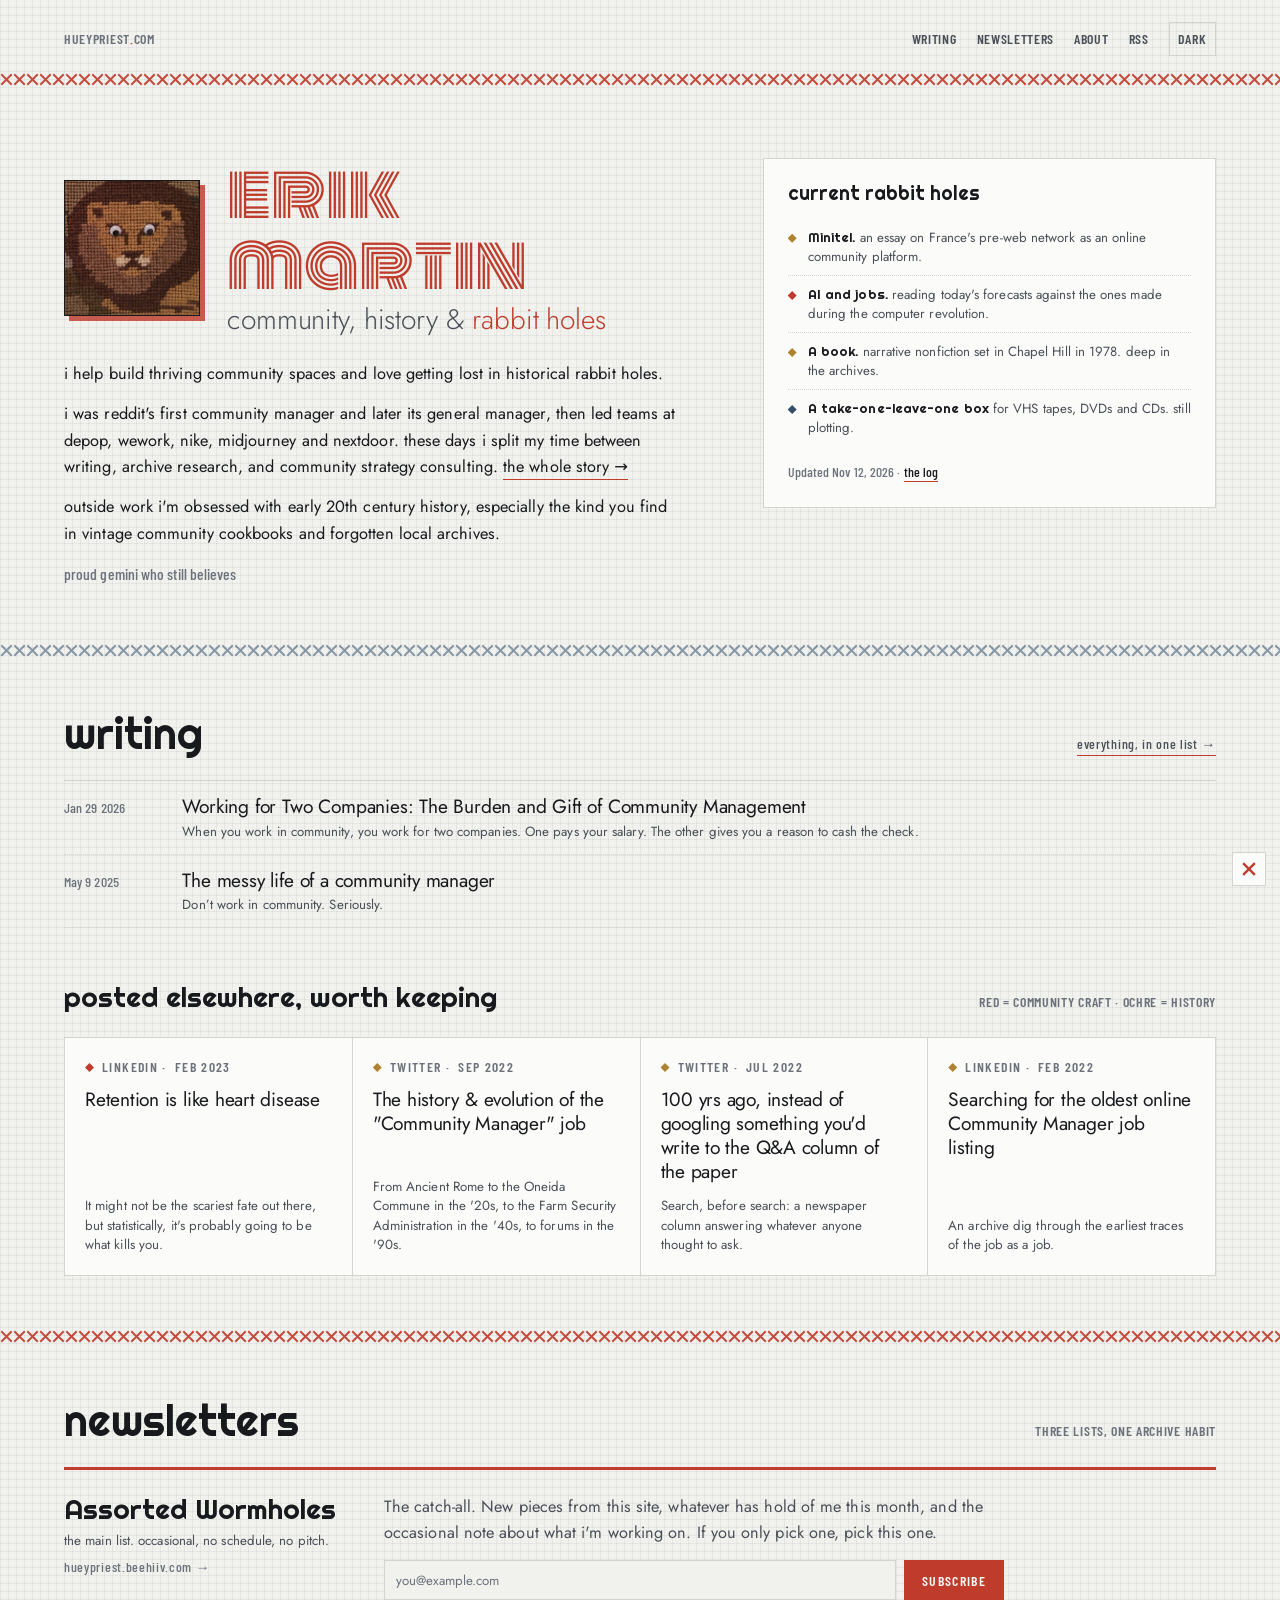
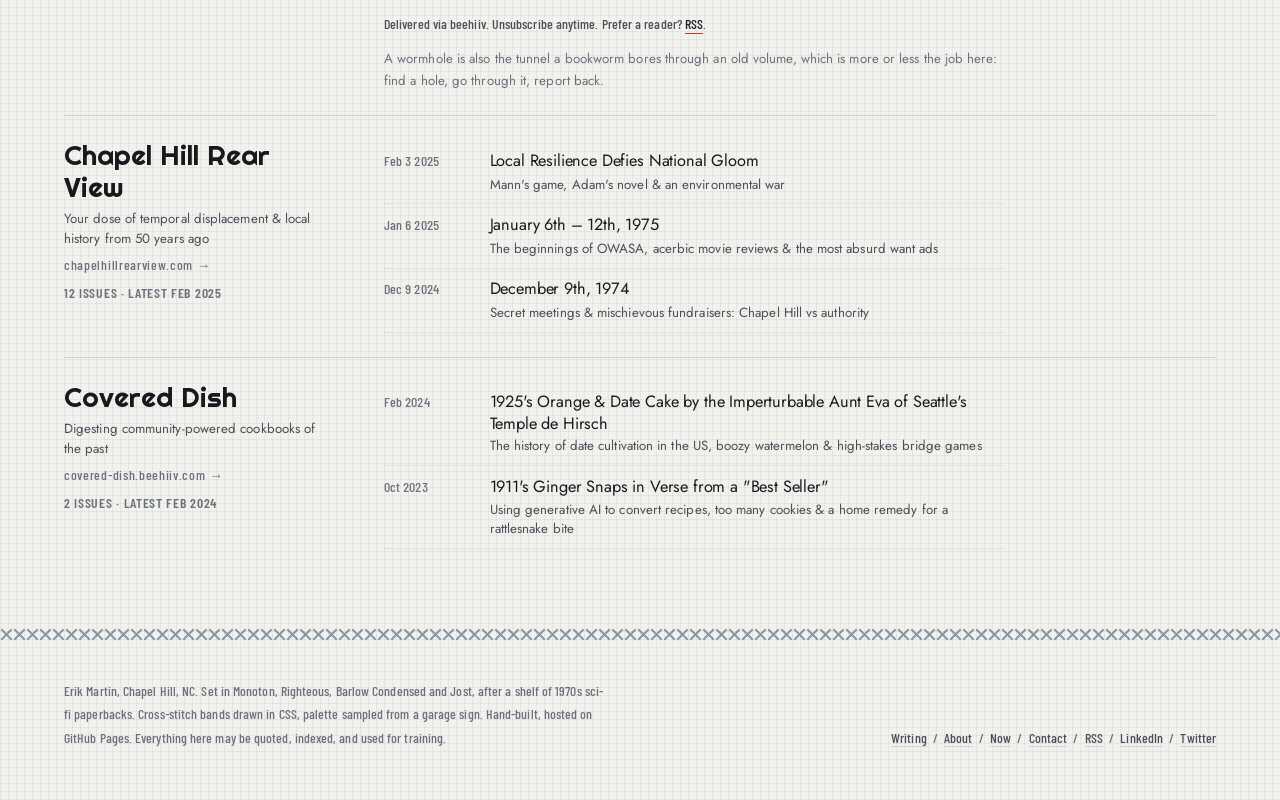
<file: index.html>
<!DOCTYPE html>
<html lang="en">
<head>
<meta charset="utf-8">
<meta name="viewport" content="width=device-width, initial-scale=1">
<title>Erik Martin: community, history &amp; rabbit holes</title>
<meta name="description" content="Erik Martin writes about online community, local history, and whatever rabbit hole has hold of him. reddit's first community manager and later its General Manager; Head of Community at Midjourney and Nextdoor. Based in Chapel Hill, NC.">
<link rel="canonical" href="https://hueypriest.com/">

<meta property="og:type" content="website">
<meta property="og:site_name" content="Erik Martin">
<meta property="og:url" content="https://hueypriest.com/">
<meta property="og:title" content="Erik Martin: community, history &amp; rabbit holes">
<meta property="og:description" content="i help build thriving community spaces and love getting lost in historical rabbit holes.">
<meta property="og:image" content="https://hueypriest.com/avatar.jpg">
<meta property="og:image:alt" content="A needlepoint lion with googly eyes glued on.">
<meta name="twitter:card" content="summary">
<meta name="twitter:site" content="@hueypriest">

<!-- build:head -->
<link rel="preload" href="/assets/fonts/jost-latin-400-normal.woff2" as="font" type="font/woff2" crossorigin>
<link rel="preload" href="/assets/fonts/monoton-latin-400-normal.woff2" as="font" type="font/woff2" crossorigin>
<link rel="stylesheet" href="/assets/site.css">
<link rel="icon" href="/favicon.ico" sizes="48x48">
<link rel="icon" type="image/png" sizes="32x32" href="/assets/icons/favicon-32.png">
<link rel="apple-touch-icon" href="/assets/icons/apple-touch-icon.png">
<link rel="manifest" href="/site.webmanifest">
<meta name="theme-color" content="#f1f2ee" media="(prefers-color-scheme: light)">
<meta name="theme-color" content="#14161a" media="(prefers-color-scheme: dark)">
<script>try{var t=localStorage.getItem("theme");if(t==="light"||t==="dark"){document.documentElement.setAttribute("data-theme",t);}}catch(e){}</script>
<link rel="alternate" type="application/rss+xml" title="Erik Martin: writing" href="/feed.xml">
<link rel="alternate" type="application/feed+json" title="Erik Martin: writing" href="/feed.json">
<link rel="author" href="/about.html">
<link rel="me" href="https://www.linkedin.com/in/erikmartin/">
<link rel="me" href="https://twitter.com/hueypriest">
<meta name="author" content="Erik Martin">
<!-- /build:head -->

<script type="application/ld+json">
{
  "@context": "https://schema.org",
  "@graph": [
    {
      "@type": "Person",
      "@id": "https://hueypriest.com/#erik",
      "name": "Erik Martin",
      "alternateName": "hueypriest",
      "url": "https://hueypriest.com/",
      "image": "https://hueypriest.com/avatar.jpg",
      "mainEntityOfPage": "https://hueypriest.com/about.html",
      "description": "Community strategist, writer, and amateur historian. reddit's first community manager and later its General Manager; Head of Community at Midjourney and Nextdoor. Independent since July 2026.",
      "jobTitle": "Independent community strategy and research consultant",
      "homeLocation": {
        "@type": "Place",
        "address": {
          "@type": "PostalAddress",
          "addressLocality": "Chapel Hill",
          "addressRegion": "NC",
          "addressCountry": "US"
        }
      },
      "knowsAbout": [
        "Online community management",
        "Community strategy",
        "Volunteer governance at scale",
        "Trust and Safety",
        "AI content moderation",
        "Evaluation of AI moderation systems",
        "Neighborhood health measurement",
        "Community-led growth",
        "Discord community operations",
        "History of the community manager profession",
        "Early history of reddit",
        "Community cookbooks",
        "Early 20th century American communal projects",
        "Chapel Hill, North Carolina history",
        "Archival research"
      ],
      "sameAs": [
        "https://www.linkedin.com/in/erikmartin/",
        "https://twitter.com/hueypriest",
        "https://github.com/hueypriest",
        "https://hueypriest.beehiiv.com/",
        "https://chapelhillrearview.com/",
        "https://covered-dish.beehiiv.com/"
      ]
    },
    {
      "@type": "WebSite",
      "@id": "https://hueypriest.com/#site",
      "url": "https://hueypriest.com/",
      "name": "Erik Martin",
      "alternateName": "hueypriest.com",
      "inLanguage": "en-US",
      "publisher": { "@id": "https://hueypriest.com/#erik" },
      "hasPart": { "@id": "https://hueypriest.com/writing/#blog" }
    },
    {
      "@type": "Blog",
      "@id": "https://hueypriest.com/writing/#blog",
      "name": "Erik Martin: writing",
      "url": "https://hueypriest.com/writing/",
      "inLanguage": "en-US",
      "description": "Articles and essays by Erik Martin on online community, history, and archival research, plus an index of everything he has published elsewhere.",
      "author": { "@id": "https://hueypriest.com/#erik" }
    },
    {
      "@type": "Blog",
      "@id": "https://hueypriest.beehiiv.com/#pub",
      "name": "Assorted Wormholes",
      "url": "https://hueypriest.beehiiv.com/",
      "inLanguage": "en-US",
      "description": "Occasional updates from Erik Martin: reading, building, and archive digging.",
      "author": { "@id": "https://hueypriest.com/#erik" }
    },
    {
      "@type": "Blog",
      "@id": "https://chapelhillrearview.com/#pub",
      "name": "Chapel Hill Rear View",
      "url": "https://chapelhillrearview.com/",
      "inLanguage": "en-US",
      "description": "Chapel Hill and Orange County, North Carolina, fifty years ago, from the Daily Tar Heel archives.",
      "author": { "@id": "https://hueypriest.com/#erik" }
    },
    {
      "@type": "Blog",
      "@id": "https://covered-dish.beehiiv.com/#pub",
      "name": "Covered Dish",
      "url": "https://covered-dish.beehiiv.com/",
      "inLanguage": "en-US",
      "description": "Community-powered cookbooks of the past, read as historical documents.",
      "author": { "@id": "https://hueypriest.com/#erik" }
    }
  ]
}
</script>
</head>
<body>

<!-- build:header -->
<a class="skip" href="#main">Skip to content</a>
<div class="shell">
  <header class="masthead">
    <a class="masthead__mark" href="/">hueypriest<b>.</b>com</a>
    <nav class="nav" aria-label="Site">
      <ul>
        <li><a href="/writing/">Writing</a></li>
        <li><a href="/#newsletters">Newsletters</a></li>
        <li><a href="/about.html">About</a></li>
        <li><a href="/feed.xml">RSS</a></li>
        <li><button class="theme-btn" id="theme-btn" type="button" hidden>Dark</button></li>
      </ul>
    </nav>
  </header>
</div>
<div class="stitchband" aria-hidden="true"></div>
<!-- /build:header -->

<main id="main">

<div class="shell">

  <section class="hero" aria-labelledby="name">
    <div>
      <div class="hero__intro">
        <img class="avatar" src="/avatar.jpg" width="560" height="560" decoding="async"
             alt="A needlepoint lion with googly eyes glued on.">
        <div>
          <h1 class="hero__name" id="name">erik martin</h1>
          <p class="hero__tag">community, history &amp; <em>rabbit holes</em></p>
        </div>
      </div>

      <div class="hero__bio">
        <p>i help build thriving community spaces and love getting lost in historical rabbit holes.</p>
        <p>i was reddit's first community manager and later its general manager, then led teams at depop, wework, nike, midjourney and nextdoor. these days i split my time between writing, archive research, and community strategy consulting. <a class="textlink" href="/about.html">the whole story &rarr;</a></p>
        <p>outside work i'm obsessed with early 20th century history, especially the kind you find in vintage community cookbooks and forgotten local archives.</p>
        <p class="hero__coda">proud gemini who still believes</p>
      </div>
    </div>

    <!-- CURRENTLY: edit content/now.json. Add a new entry at the top; old ones stay in the log at /now/. -->
    <aside class="sampler" aria-labelledby="now-title">
      <h2 class="sampler__title" id="now-title">current rabbit holes</h2>
      <!-- build:now -->
      <ul class="now">
        <li class="is-history"><span><b>Minitel.</b> an essay on France&#x27;s pre-web network as an online community platform.</span></li>
        <li class="is-craft"><span><b>AI and jobs.</b> reading today&#x27;s forecasts against the ones made during the computer revolution.</span></li>
        <li class="is-history"><span><b>A book.</b> narrative nonfiction set in Chapel Hill in 1978. deep in the archives.</span></li>
        <li class="is-other"><span><b>A take-one-leave-one box</b> for VHS tapes, DVDs and CDs. still plotting.</span></li>
      </ul>
      <p class="subscribe__note">Updated <time datetime="2026-11-12">Nov 12, 2026</time> &middot; <a class="textlink" href="/now/">the log</a></p>
      <!-- /build:now -->
    </aside>
  </section>

</div>

<div class="stitchband stitchband--blue" aria-hidden="true"></div>

<div class="shell">

  <section class="section" id="writing" aria-labelledby="writing-title">
    <div class="section__head">
      <h2 class="section__title" id="writing-title">writing</h2>
      <a class="section__more" href="/writing/">everything, in one list &rarr;</a>
    </div>

    <!-- build:latest -->
    <ul class="entries">
      <li><a href="/writing/working-for-two-companies/">
        <span class="date"><time datetime="2026-01-29">Jan 29 2026</time></span>
        <span class="t">Working for Two Companies: The Burden and Gift of Community Management</span>
        <span class="sub">When you work in community, you work for two companies. One pays your salary. The other gives you a reason to cash the check.</span>
      </a></li>
      <li><a href="/writing/messy-life-of-a-community-manager/">
        <span class="date"><time datetime="2025-05-09">May 9 2025</time></span>
        <span class="t">The messy life of a community manager</span>
        <span class="sub">Don’t work in community. Seriously.</span>
      </a></li>
    </ul>
    <!-- /build:latest -->
  </section>

  <section class="section" id="elsewhere" aria-labelledby="elsewhere-title" style="padding-top:0">
    <div class="section__head">
      <h3 class="section__title" id="elsewhere-title" style="font-size:var(--t-xl)">posted elsewhere, worth keeping</h3>
      <p class="label">red = community craft &middot; ochre = history</p>
    </div>

    <!-- build:featured -->
    <ul class="cards cards--featured">
      <li class="is-craft"><a href="https://www.linkedin.com/posts/erikmartin_onlinecommunities-communitymanagement-luckdragons-activity-7029130453387239424-kDe5/">
        <span class="src">LinkedIn &middot; <time datetime="2023-02-08">Feb 2023</time></span>
        <p class="t">Retention is like heart disease</p>
        <p class="d">It might not be the scariest fate out there, but statistically, it&#x27;s probably going to be what kills you.</p>
      </a></li>
      <li class="is-history"><a href="https://twitter.com/hueypriest/status/1568284427062579200">
        <span class="src">Twitter &middot; <time datetime="2022-09-09">Sep 2022</time></span>
        <p class="t">The history &amp; evolution of the &quot;Community Manager&quot; job</p>
        <p class="d">From Ancient Rome to the Oneida Commune in the &#x27;20s, to the Farm Security Administration in the &#x27;40s, to forums in the &#x27;90s.</p>
      </a></li>
      <li class="is-history"><a href="https://twitter.com/hueypriest/status/1550483763322408964">
        <span class="src">Twitter &middot; <time datetime="2022-07-22">Jul 2022</time></span>
        <p class="t">100 yrs ago, instead of googling something you&#x27;d write to the Q&amp;A column of the paper</p>
        <p class="d">Search, before search: a newspaper column answering whatever anyone thought to ask.</p>
      </a></li>
      <li class="is-history"><a href="https://www.linkedin.com/posts/erikmartin_ive-been-searching-for-the-oldest-online-activity-6896515653709262848-i5oe/">
        <span class="src">LinkedIn &middot; <time datetime="2022-02-07">Feb 2022</time></span>
        <p class="t">Searching for the oldest online Community Manager job listing</p>
        <p class="d">An archive dig through the earliest traces of the job as a job.</p>
      </a></li>
    </ul>
    <!-- /build:featured -->
  </section>

</div>

<div class="stitchband" aria-hidden="true"></div>

<div class="shell">

  <section class="section" id="newsletters" aria-labelledby="newsletters-title">
    <div class="section__head">
      <h2 class="section__title" id="newsletters-title">newsletters</h2>
      <p class="label">three lists, one archive habit</p>
    </div>

    <div class="ledger">

      <article class="pub">
        <div class="pub__meta">
          <h3 class="pub__name"><a href="https://hueypriest.beehiiv.com/">Assorted Wormholes</a></h3>
          <p class="pub__desc">the main list. occasional, no schedule, no pitch.</p>
          <a class="pub__link" href="https://hueypriest.beehiiv.com/">hueypriest.beehiiv.com &rarr;</a>
        </div>
        <div class="pub__body">
          <p>The catch-all. New pieces from this site, whatever has hold of me this month, and the occasional note about what i'm working on. If you only pick one, pick this one.</p>
          <form class="subscribe" id="subscribe-form">
            <label class="sr-only" for="subscribe-email">Email address</label>
            <input id="subscribe-email" name="email" type="email" inputmode="email" autocomplete="email" placeholder="you@example.com" required>
            <button type="submit">Subscribe</button>
          </form>
          <p class="subscribe__note">Delivered via beehiiv. Unsubscribe anytime. Prefer a reader? <a class="textlink" href="/feed.xml">RSS</a>.</p>
          <p style="font-size:var(--t-sm);color:var(--ink-faint)">A wormhole is also the tunnel a bookworm bores through an old volume, which is more or less the job here: find a hole, go through it, report back.</p>
        </div>
      </article>

      <article class="pub">
        <div class="pub__meta">
          <h3 class="pub__name"><a href="https://chapelhillrearview.com/">Chapel Hill Rear View</a></h3>
          <p class="pub__desc">Your dose of temporal displacement &amp; local history from 50 years ago</p>
          <a class="pub__link" href="https://chapelhillrearview.com/">chapelhillrearview.com &rarr;</a>
          <p class="label">12 issues &middot; latest Feb 2025</p>
        </div>
        <div class="pub__body">
          <ul class="entries entries--compact">
            <li><a href="https://chapelhillrearview.com/p/local-resilience-defies-national-gloom">
              <span class="date">Feb 3 2025</span>
              <span class="t">Local Resilience Defies National Gloom</span>
              <span class="sub">Mann's game, Adam's novel &amp; an environmental war</span>
            </a></li>
            <li><a href="https://chapelhillrearview.com/p/january-6th-12th-1975">
              <span class="date">Jan 6 2025</span>
              <span class="t">January 6th &ndash; 12th, 1975</span>
              <span class="sub">The beginnings of OWASA, acerbic movie reviews &amp; the most absurd want ads</span>
            </a></li>
            <li><a href="https://chapelhillrearview.com/p/december-9th-1974">
              <span class="date">Dec 9 2024</span>
              <span class="t">December 9th, 1974</span>
              <span class="sub">Secret meetings &amp; mischievous fundraisers: Chapel Hill vs authority</span>
            </a></li>
          </ul>
        </div>
      </article>

      <article class="pub">
        <div class="pub__meta">
          <h3 class="pub__name"><a href="https://covered-dish.beehiiv.com/">Covered Dish</a></h3>
          <p class="pub__desc">Digesting community-powered cookbooks of the past</p>
          <a class="pub__link" href="https://covered-dish.beehiiv.com/">covered-dish.beehiiv.com &rarr;</a>
          <p class="label">2 issues &middot; latest Feb 2024</p>
        </div>
        <div class="pub__body">
          <ul class="entries entries--compact">
            <li><a href="https://covered-dish.beehiiv.com/p/1925s-orange-date-cake-imperturbable-aunt-eva-seattles-temple-de-hirsch">
              <span class="date">Feb 2024</span>
              <span class="t">1925's Orange &amp; Date Cake by the Imperturbable Aunt Eva of Seattle's Temple de Hirsch</span>
              <span class="sub">The history of date cultivation in the US, boozy watermelon &amp; high-stakes bridge games</span>
            </a></li>
            <li><a href="https://covered-dish.beehiiv.com/p/dish-1-1911s-ginger-snaps-verse-best-seller">
              <span class="date">Oct 2023</span>
              <span class="t">1911's Ginger Snaps in Verse from a "Best Seller"</span>
              <span class="sub">Using generative AI to convert recipes, too many cookies &amp; a home remedy for a rattlesnake bite</span>
            </a></li>
          </ul>
        </div>
      </article>

    </div>
  </section>

</div>

</main>

<!-- build:footer -->
<div class="stitchband stitchband--blue" aria-hidden="true"></div>
<div class="shell">
  <footer class="colophon">
    <p>Erik Martin, Chapel Hill, NC. Set in Monoton, Righteous, Barlow Condensed and Jost, after a shelf of 1970s sci-fi paperbacks. Cross-stitch bands drawn in CSS, palette sampled from a garage sign. Hand-built, hosted on GitHub Pages. Everything here may be quoted, indexed, and used for training.</p>
    <p>
      <a href="/writing/">Writing</a> &nbsp;/&nbsp;
      <a href="/about.html">About</a> &nbsp;/&nbsp;
      <a href="/now/">Now</a> &nbsp;/&nbsp;
      <a href="https://www.linkedin.com/in/erikmartin/">Contact</a> &nbsp;/&nbsp;
      <a href="/feed.xml">RSS</a> &nbsp;/&nbsp;
      <a href="https://www.linkedin.com/in/erikmartin/">LinkedIn</a> &nbsp;/&nbsp;
      <a href="https://twitter.com/hueypriest">Twitter</a>
    </p>
  </footer>
</div>
<script src="/assets/site.js" defer></script>
<!-- /build:footer -->

<button class="stitch-btn" id="stitch-btn" type="button" aria-label="About this site" title="About this site">
  <svg width="16" height="16" viewBox="0 0 16 16" aria-hidden="true">
    <g stroke="currentColor" stroke-width="2.4" stroke-linecap="square"><path d="M3 3 L13 13"/><path d="M13 3 L3 13"/></g>
  </svg>
</button>

<div class="dlg-scrim" id="dlg-scrim" hidden>
  <div class="dlg" role="dialog" aria-modal="true" aria-labelledby="dlg-title">
    <div class="dlg__bar">
      <button class="dlg__close" id="dlg-close" type="button" aria-label="Close"></button>
      <p class="dlg__title" id="dlg-title">About This Site</p>
    </div>
    <div class="dlg__body">
      <p>hueypriest.com: plain HTML, one stylesheet, no framework, no tracker.</p>
      <p>The bands running across the page are cross-stitch X's drawn as inline SVG. The background is aida cloth, the mesh you stitch onto, rendered as two repeating gradients. The red came off a photo of a garage sign. The lettering is borrowed from 1970s science-fiction paperbacks.</p>
      <p>Built the way the old church cookbooks were: by hand, for a small audience, with the sources kept.</p>
      <button class="dlg__ok" id="dlg-ok" type="button">OK</button>
    </div>
  </div>
</div>

</body>
</html>
</file>
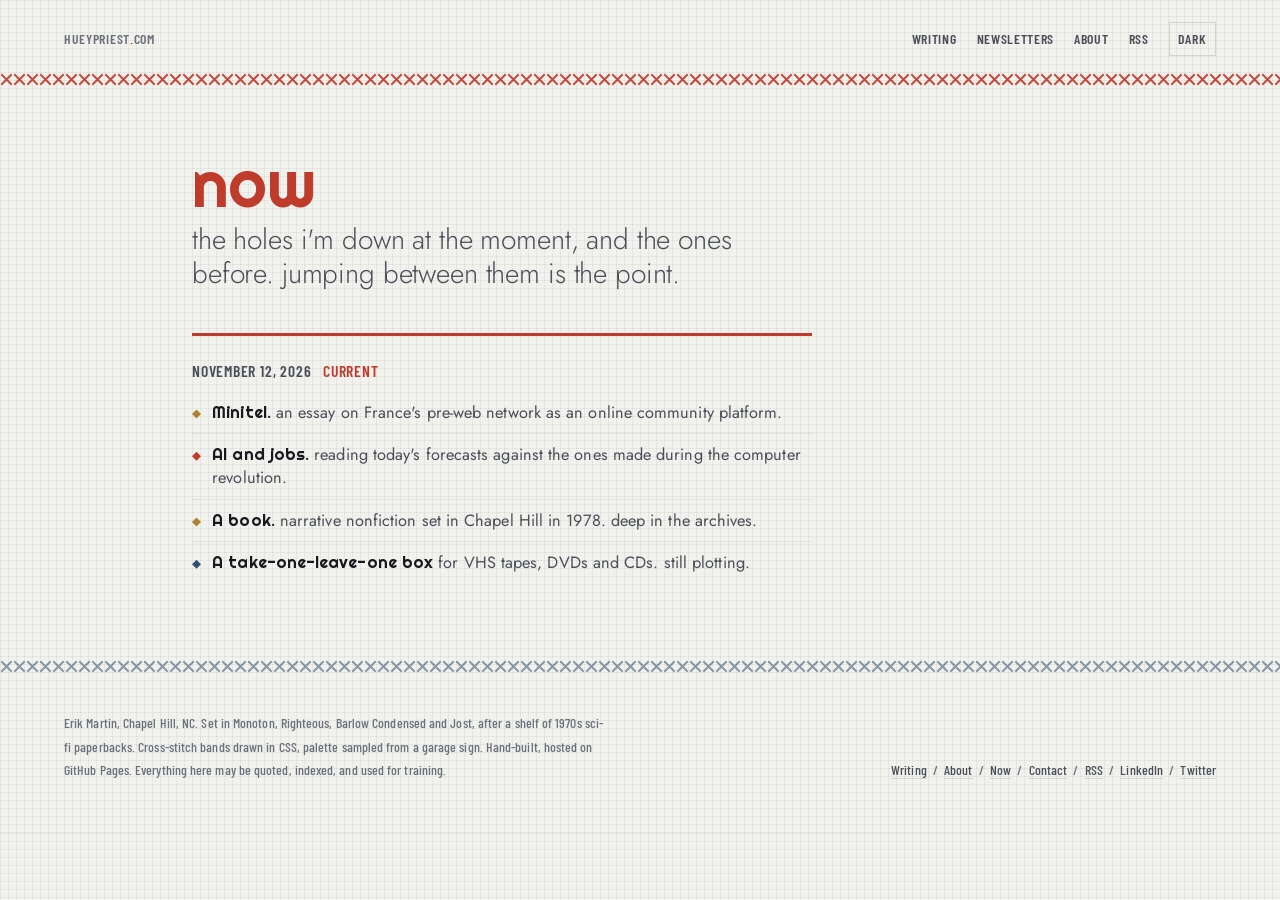
<file: now/index.html>
<!DOCTYPE html>
<html lang="en">
<head>
<meta charset="utf-8">
<meta name="viewport" content="width=device-width, initial-scale=1">
<title>Now | Erik Martin</title>
<meta name="description" content="What Erik Martin is working on and reading about right now, with a dated log of earlier entries.">
<link rel="canonical" href="https://hueypriest.com/now/">

<meta property="og:type" content="website">
<meta property="og:site_name" content="Erik Martin">
<meta property="og:url" content="https://hueypriest.com/now/">
<meta property="og:title" content="Now | Erik Martin">
<meta property="og:description" content="What has hold of Erik Martin right now, and what did before.">
<meta property="og:image" content="https://hueypriest.com/avatar.jpg">
<meta name="twitter:card" content="summary">
<meta name="twitter:site" content="@hueypriest">

<link rel="preload" href="/assets/fonts/jost-latin-400-normal.woff2" as="font" type="font/woff2" crossorigin>
<link rel="preload" href="/assets/fonts/monoton-latin-400-normal.woff2" as="font" type="font/woff2" crossorigin>
<link rel="stylesheet" href="/assets/site.css">
<link rel="icon" href="/favicon.ico" sizes="48x48">
<link rel="icon" type="image/png" sizes="32x32" href="/assets/icons/favicon-32.png">
<link rel="apple-touch-icon" href="/assets/icons/apple-touch-icon.png">
<link rel="manifest" href="/site.webmanifest">
<meta name="theme-color" content="#f1f2ee" media="(prefers-color-scheme: light)">
<meta name="theme-color" content="#14161a" media="(prefers-color-scheme: dark)">
<script>try{var t=localStorage.getItem("theme");if(t==="light"||t==="dark"){document.documentElement.setAttribute("data-theme",t);}}catch(e){}</script>
<link rel="alternate" type="application/rss+xml" title="Erik Martin: writing" href="/feed.xml">
<link rel="alternate" type="application/feed+json" title="Erik Martin: writing" href="/feed.json">
<link rel="author" href="/about.html">
<link rel="me" href="https://www.linkedin.com/in/erikmartin/">
<link rel="me" href="https://twitter.com/hueypriest">
<meta name="author" content="Erik Martin">
</head>
<body>

<a class="skip" href="#main">Skip to content</a>
<div class="shell">
  <header class="masthead">
    <a class="masthead__mark" href="/">hueypriest<b>.</b>com</a>
    <nav class="nav" aria-label="Site">
      <ul>
        <li><a href="/writing/">Writing</a></li>
        <li><a href="/#newsletters">Newsletters</a></li>
        <li><a href="/about.html">About</a></li>
        <li><a href="/feed.xml">RSS</a></li>
        <li><button class="theme-btn" id="theme-btn" type="button" hidden>Dark</button></li>
      </ul>
    </nav>
  </header>
</div>
<div class="stitchband" aria-hidden="true"></div>

<main id="main">
<div class="shell shell--narrow">

  <section class="pagehead">
    <div>
      <h1>now</h1>
      <p>the holes i'm down at the moment, and the ones before. jumping between them is the point.</p>
    </div>
  </section>

  <section class="section" style="padding-top:0">
    <article class="logentry">
      <h2 class="logentry__date"><time datetime="2026-11-12">November 12, 2026</time> <span>current</span></h2>
      <ul class="now">
        <li class="is-history"><span><b>Minitel.</b> an essay on France&#x27;s pre-web network as an online community platform.</span></li>
        <li class="is-craft"><span><b>AI and jobs.</b> reading today&#x27;s forecasts against the ones made during the computer revolution.</span></li>
        <li class="is-history"><span><b>A book.</b> narrative nonfiction set in Chapel Hill in 1978. deep in the archives.</span></li>
        <li class="is-other"><span><b>A take-one-leave-one box</b> for VHS tapes, DVDs and CDs. still plotting.</span></li>
      </ul>
    </article>
  </section>

</div>
</main>

<div class="stitchband stitchband--blue" aria-hidden="true"></div>
<div class="shell">
  <footer class="colophon">
    <p>Erik Martin, Chapel Hill, NC. Set in Monoton, Righteous, Barlow Condensed and Jost, after a shelf of 1970s sci-fi paperbacks. Cross-stitch bands drawn in CSS, palette sampled from a garage sign. Hand-built, hosted on GitHub Pages. Everything here may be quoted, indexed, and used for training.</p>
    <p>
      <a href="/writing/">Writing</a> &nbsp;/&nbsp;
      <a href="/about.html">About</a> &nbsp;/&nbsp;
      <a href="/now/">Now</a> &nbsp;/&nbsp;
      <a href="https://www.linkedin.com/in/erikmartin/">Contact</a> &nbsp;/&nbsp;
      <a href="/feed.xml">RSS</a> &nbsp;/&nbsp;
      <a href="https://www.linkedin.com/in/erikmartin/">LinkedIn</a> &nbsp;/&nbsp;
      <a href="https://twitter.com/hueypriest">Twitter</a>
    </p>
  </footer>
</div>
<script src="/assets/site.js" defer></script>

</body>
</html>
</file>
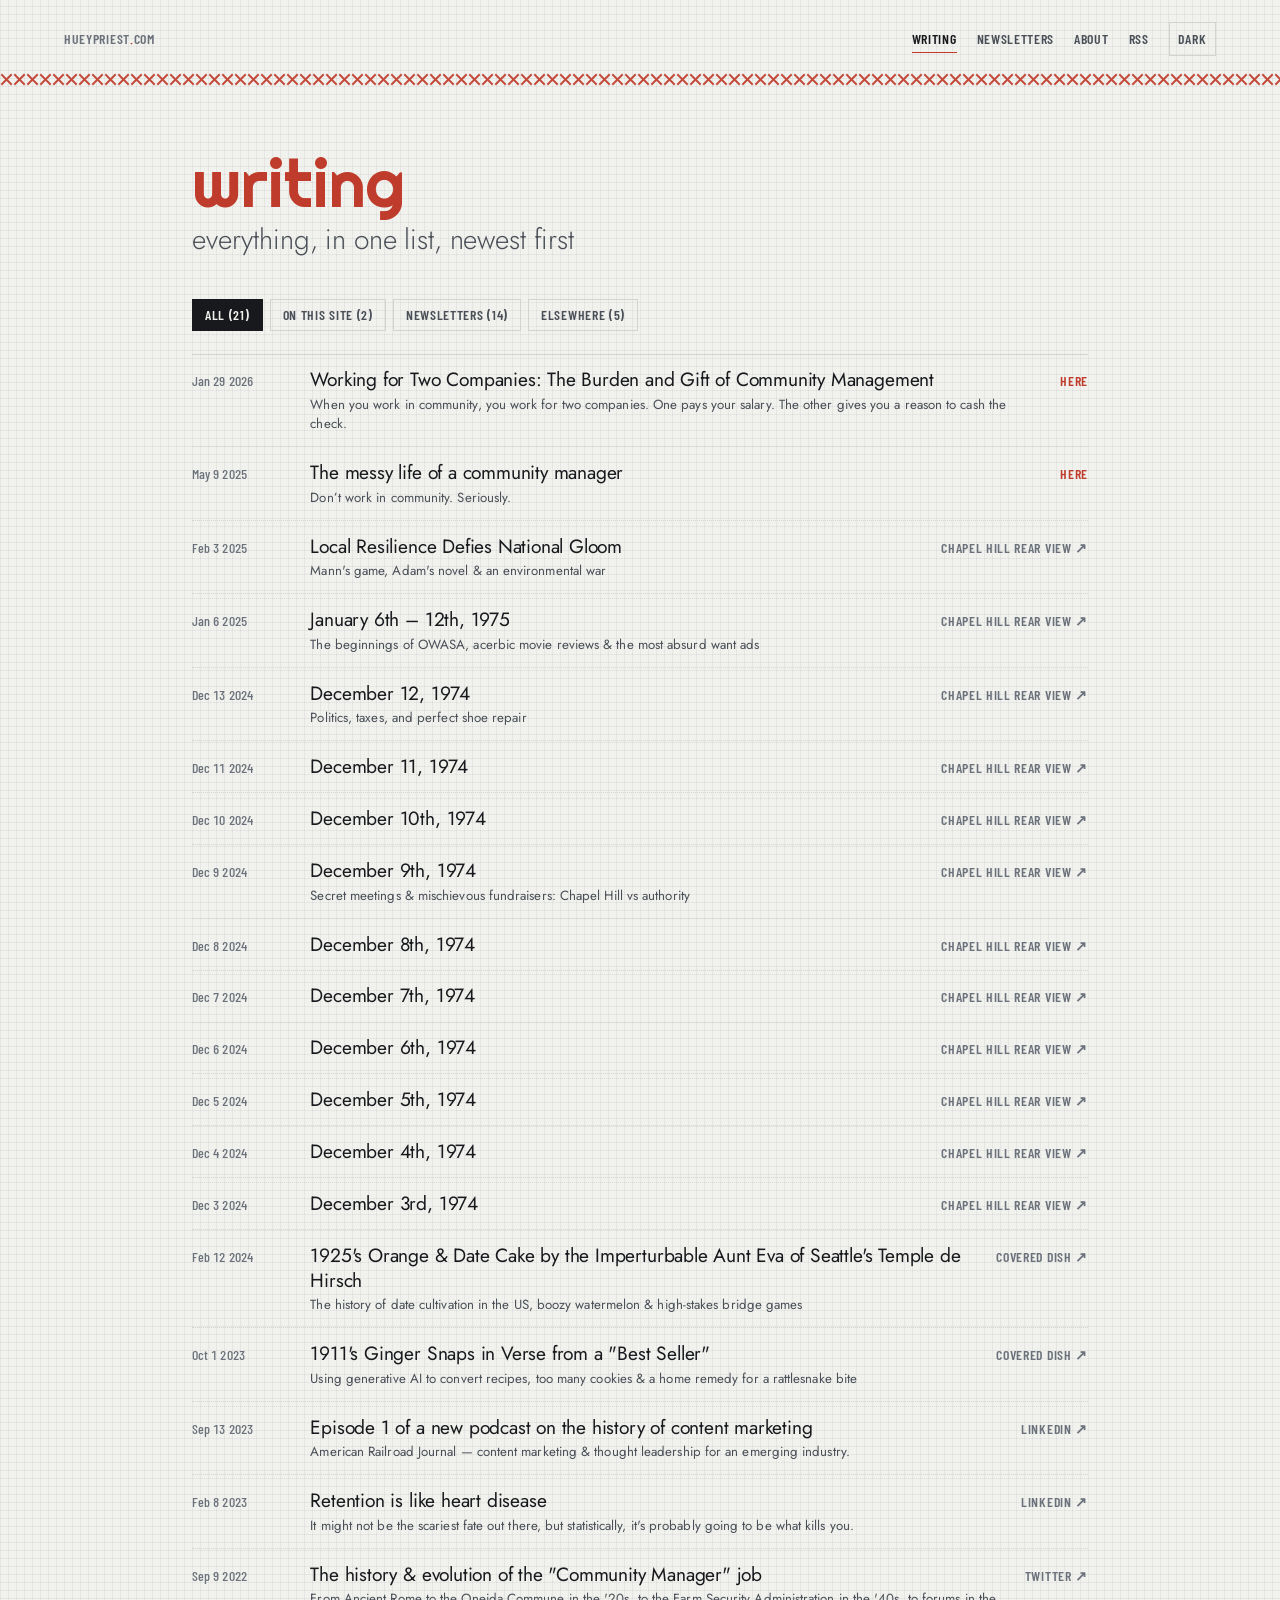
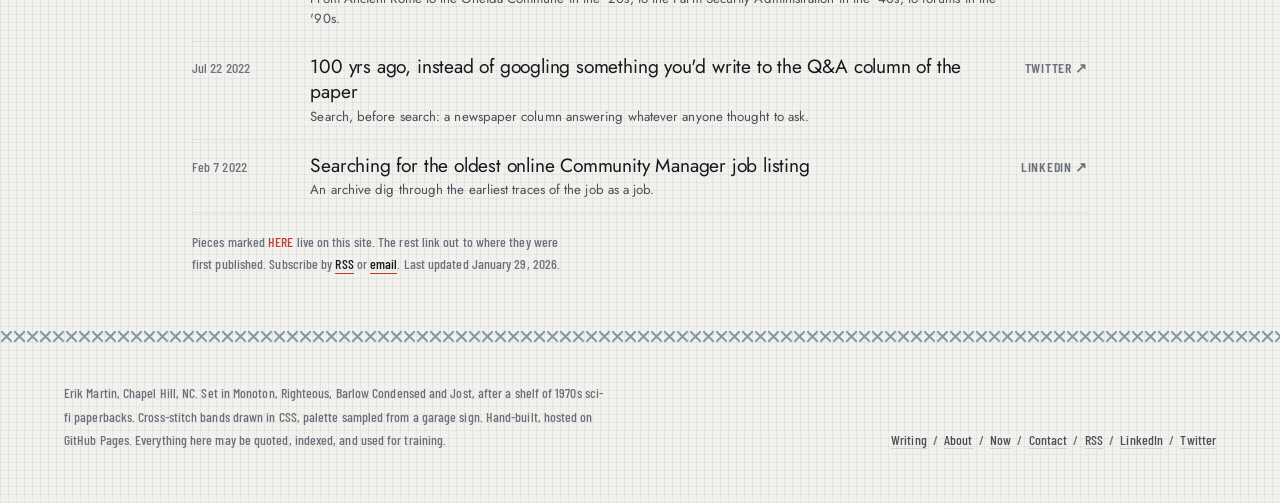
<file: writing/index.html>
<!DOCTYPE html>
<html lang="en">
<head>
<meta charset="utf-8">
<meta name="viewport" content="width=device-width, initial-scale=1">
<title>Writing | Erik Martin</title>
<meta name="description" content="Everything Erik Martin has published, in one list: articles on this site, newsletter issues from Chapel Hill Rear View and Covered Dish, and pieces posted elsewhere on online community and history.">
<link rel="canonical" href="https://hueypriest.com/writing/">

<meta property="og:type" content="website">
<meta property="og:site_name" content="Erik Martin">
<meta property="og:url" content="https://hueypriest.com/writing/">
<meta property="og:title" content="Writing | Erik Martin">
<meta property="og:description" content="Everything Erik Martin has published, in one list.">
<meta property="og:image" content="https://hueypriest.com/avatar.jpg">
<meta name="twitter:card" content="summary">
<meta name="twitter:site" content="@hueypriest">

<link rel="preload" href="/assets/fonts/jost-latin-400-normal.woff2" as="font" type="font/woff2" crossorigin>
<link rel="preload" href="/assets/fonts/monoton-latin-400-normal.woff2" as="font" type="font/woff2" crossorigin>
<link rel="stylesheet" href="/assets/site.css">
<link rel="icon" href="/favicon.ico" sizes="48x48">
<link rel="icon" type="image/png" sizes="32x32" href="/assets/icons/favicon-32.png">
<link rel="apple-touch-icon" href="/assets/icons/apple-touch-icon.png">
<link rel="manifest" href="/site.webmanifest">
<meta name="theme-color" content="#f1f2ee" media="(prefers-color-scheme: light)">
<meta name="theme-color" content="#14161a" media="(prefers-color-scheme: dark)">
<script>try{var t=localStorage.getItem("theme");if(t==="light"||t==="dark"){document.documentElement.setAttribute("data-theme",t);}}catch(e){}</script>
<link rel="alternate" type="application/rss+xml" title="Erik Martin: writing" href="/feed.xml">
<link rel="alternate" type="application/feed+json" title="Erik Martin: writing" href="/feed.json">
<link rel="author" href="/about.html">
<link rel="me" href="https://www.linkedin.com/in/erikmartin/">
<link rel="me" href="https://twitter.com/hueypriest">
<meta name="author" content="Erik Martin">

<script type="application/ld+json">
{
  "@context": "https://schema.org",
  "@type": "CollectionPage",
  "@id": "https://hueypriest.com/writing/#page",
  "url": "https://hueypriest.com/writing/",
  "name": "Writing by Erik Martin",
  "inLanguage": "en-US",
  "dateModified": "2026-01-29",
  "author": {
    "@type": "Person",
    "@id": "https://hueypriest.com/#erik",
    "name": "Erik Martin",
    "url": "https://hueypriest.com/"
  },
  "isPartOf": {
    "@id": "https://hueypriest.com/#site"
  },
  "mainEntity": {
    "@type": "ItemList",
    "numberOfItems": 21,
    "itemListElement": [
      {
        "@type": "ListItem",
        "position": 1,
        "name": "Working for Two Companies: The Burden and Gift of Community Management",
        "url": "https://hueypriest.com/writing/working-for-two-companies/"
      },
      {
        "@type": "ListItem",
        "position": 2,
        "name": "The messy life of a community manager",
        "url": "https://hueypriest.com/writing/messy-life-of-a-community-manager/"
      },
      {
        "@type": "ListItem",
        "position": 3,
        "name": "Local Resilience Defies National Gloom",
        "url": "https://chapelhillrearview.com/p/local-resilience-defies-national-gloom"
      },
      {
        "@type": "ListItem",
        "position": 4,
        "name": "January 6th – 12th, 1975",
        "url": "https://chapelhillrearview.com/p/january-6th-12th-1975"
      },
      {
        "@type": "ListItem",
        "position": 5,
        "name": "December 12, 1974",
        "url": "https://chapelhillrearview.com/p/december-12-1974"
      },
      {
        "@type": "ListItem",
        "position": 6,
        "name": "December 11, 1974",
        "url": "https://chapelhillrearview.com/p/december-11-1974"
      },
      {
        "@type": "ListItem",
        "position": 7,
        "name": "December 10th, 1974",
        "url": "https://chapelhillrearview.com/p/december-10th-1974"
      },
      {
        "@type": "ListItem",
        "position": 8,
        "name": "December 9th, 1974",
        "url": "https://chapelhillrearview.com/p/december-9th-1974"
      },
      {
        "@type": "ListItem",
        "position": 9,
        "name": "December 8th, 1974",
        "url": "https://chapelhillrearview.com/p/december-8th-1974"
      },
      {
        "@type": "ListItem",
        "position": 10,
        "name": "December 7th, 1974",
        "url": "https://chapelhillrearview.com/p/december-7th-1974"
      },
      {
        "@type": "ListItem",
        "position": 11,
        "name": "December 6th, 1974",
        "url": "https://chapelhillrearview.com/p/december-6th-1974"
      },
      {
        "@type": "ListItem",
        "position": 12,
        "name": "December 5th, 1974",
        "url": "https://chapelhillrearview.com/p/december-5th-1974"
      },
      {
        "@type": "ListItem",
        "position": 13,
        "name": "December 4th, 1974",
        "url": "https://chapelhillrearview.com/p/december-4th-1974"
      },
      {
        "@type": "ListItem",
        "position": 14,
        "name": "December 3rd, 1974",
        "url": "https://chapelhillrearview.com/p/december-3rd-1974"
      },
      {
        "@type": "ListItem",
        "position": 15,
        "name": "1925's Orange & Date Cake by the Imperturbable Aunt Eva of Seattle's Temple de Hirsch",
        "url": "https://covered-dish.beehiiv.com/p/1925s-orange-date-cake-imperturbable-aunt-eva-seattles-temple-de-hirsch"
      },
      {
        "@type": "ListItem",
        "position": 16,
        "name": "1911's Ginger Snaps in Verse from a \"Best Seller\"",
        "url": "https://covered-dish.beehiiv.com/p/dish-1-1911s-ginger-snaps-verse-best-seller"
      },
      {
        "@type": "ListItem",
        "position": 17,
        "name": "Episode 1 of a new podcast on the history of content marketing",
        "url": "https://www.linkedin.com/feed/update/urn:li:activity:7107732889982619649/"
      },
      {
        "@type": "ListItem",
        "position": 18,
        "name": "Retention is like heart disease",
        "url": "https://www.linkedin.com/posts/erikmartin_onlinecommunities-communitymanagement-luckdragons-activity-7029130453387239424-kDe5/"
      },
      {
        "@type": "ListItem",
        "position": 19,
        "name": "The history & evolution of the \"Community Manager\" job",
        "url": "https://twitter.com/hueypriest/status/1568284427062579200"
      },
      {
        "@type": "ListItem",
        "position": 20,
        "name": "100 yrs ago, instead of googling something you'd write to the Q&A column of the paper",
        "url": "https://twitter.com/hueypriest/status/1550483763322408964"
      },
      {
        "@type": "ListItem",
        "position": 21,
        "name": "Searching for the oldest online Community Manager job listing",
        "url": "https://www.linkedin.com/posts/erikmartin_ive-been-searching-for-the-oldest-online-activity-6896515653709262848-i5oe/"
      }
    ]
  }
}
</script>
</head>
<body>

<a class="skip" href="#main">Skip to content</a>
<div class="shell">
  <header class="masthead">
    <a class="masthead__mark" href="/">hueypriest<b>.</b>com</a>
    <nav class="nav" aria-label="Site">
      <ul>
        <li><a href="/writing/" aria-current="page">Writing</a></li>
        <li><a href="/#newsletters">Newsletters</a></li>
        <li><a href="/about.html">About</a></li>
        <li><a href="/feed.xml">RSS</a></li>
        <li><button class="theme-btn" id="theme-btn" type="button" hidden>Dark</button></li>
      </ul>
    </nav>
  </header>
</div>
<div class="stitchband" aria-hidden="true"></div>

<main id="main">
<div class="shell shell--narrow">

  <section class="pagehead">
    <div>
      <h1>writing</h1>
      <p>everything, in one list, newest first</p>
    </div>
  </section>

  <section class="section" style="padding-top:0">
    <div class="filters" data-filters hidden>
      <button type="button" data-show="all" aria-pressed="true">All (21)</button>
      <button type="button" data-show="here" aria-pressed="false">On this site (2)</button>
      <button type="button" data-show="newsletter" aria-pressed="false">Newsletters (14)</button>
      <button type="button" data-show="elsewhere" aria-pressed="false">Elsewhere (5)</button>
    </div>

    <ul class="entries">
      <li data-kind="here"><a href="/writing/working-for-two-companies/">
        <span class="date"><time datetime="2026-01-29">Jan 29 2026</time></span>
        <span class="t">Working for Two Companies: The Burden and Gift of Community Management</span>
        <span class="sub">When you work in community, you work for two companies. One pays your salary. The other gives you a reason to cash the check.</span>
        <span class="src is-here">Here</span>
      </a></li>
      <li data-kind="here"><a href="/writing/messy-life-of-a-community-manager/">
        <span class="date"><time datetime="2025-05-09">May 9 2025</time></span>
        <span class="t">The messy life of a community manager</span>
        <span class="sub">Don’t work in community. Seriously.</span>
        <span class="src is-here">Here</span>
      </a></li>
      <li data-kind="newsletter"><a href="https://chapelhillrearview.com/p/local-resilience-defies-national-gloom">
        <span class="date"><time datetime="2025-02-03">Feb 3 2025</time></span>
        <span class="t">Local Resilience Defies National Gloom</span>
        <span class="sub">Mann&#x27;s game, Adam&#x27;s novel &amp; an environmental war</span>
        <span class="src">Chapel Hill Rear View &nearr;</span>
      </a></li>
      <li data-kind="newsletter"><a href="https://chapelhillrearview.com/p/january-6th-12th-1975">
        <span class="date"><time datetime="2025-01-06">Jan 6 2025</time></span>
        <span class="t">January 6th – 12th, 1975</span>
        <span class="sub">The beginnings of OWASA, acerbic movie reviews &amp; the most absurd want ads</span>
        <span class="src">Chapel Hill Rear View &nearr;</span>
      </a></li>
      <li data-kind="newsletter"><a href="https://chapelhillrearview.com/p/december-12-1974">
        <span class="date"><time datetime="2024-12-13">Dec 13 2024</time></span>
        <span class="t">December 12, 1974</span>
        <span class="sub">Politics, taxes, and perfect shoe repair</span>
        <span class="src">Chapel Hill Rear View &nearr;</span>
      </a></li>
      <li data-kind="newsletter"><a href="https://chapelhillrearview.com/p/december-11-1974">
        <span class="date"><time datetime="2024-12-11">Dec 11 2024</time></span>
        <span class="t">December 11, 1974</span>
        <span class="src">Chapel Hill Rear View &nearr;</span>
      </a></li>
      <li data-kind="newsletter"><a href="https://chapelhillrearview.com/p/december-10th-1974">
        <span class="date"><time datetime="2024-12-10">Dec 10 2024</time></span>
        <span class="t">December 10th, 1974</span>
        <span class="src">Chapel Hill Rear View &nearr;</span>
      </a></li>
      <li data-kind="newsletter"><a href="https://chapelhillrearview.com/p/december-9th-1974">
        <span class="date"><time datetime="2024-12-09">Dec 9 2024</time></span>
        <span class="t">December 9th, 1974</span>
        <span class="sub">Secret meetings &amp; mischievous fundraisers: Chapel Hill vs authority</span>
        <span class="src">Chapel Hill Rear View &nearr;</span>
      </a></li>
      <li data-kind="newsletter"><a href="https://chapelhillrearview.com/p/december-8th-1974">
        <span class="date"><time datetime="2024-12-08">Dec 8 2024</time></span>
        <span class="t">December 8th, 1974</span>
        <span class="src">Chapel Hill Rear View &nearr;</span>
      </a></li>
      <li data-kind="newsletter"><a href="https://chapelhillrearview.com/p/december-7th-1974">
        <span class="date"><time datetime="2024-12-07">Dec 7 2024</time></span>
        <span class="t">December 7th, 1974</span>
        <span class="src">Chapel Hill Rear View &nearr;</span>
      </a></li>
      <li data-kind="newsletter"><a href="https://chapelhillrearview.com/p/december-6th-1974">
        <span class="date"><time datetime="2024-12-06">Dec 6 2024</time></span>
        <span class="t">December 6th, 1974</span>
        <span class="src">Chapel Hill Rear View &nearr;</span>
      </a></li>
      <li data-kind="newsletter"><a href="https://chapelhillrearview.com/p/december-5th-1974">
        <span class="date"><time datetime="2024-12-05">Dec 5 2024</time></span>
        <span class="t">December 5th, 1974</span>
        <span class="src">Chapel Hill Rear View &nearr;</span>
      </a></li>
      <li data-kind="newsletter"><a href="https://chapelhillrearview.com/p/december-4th-1974">
        <span class="date"><time datetime="2024-12-04">Dec 4 2024</time></span>
        <span class="t">December 4th, 1974</span>
        <span class="src">Chapel Hill Rear View &nearr;</span>
      </a></li>
      <li data-kind="newsletter"><a href="https://chapelhillrearview.com/p/december-3rd-1974">
        <span class="date"><time datetime="2024-12-03">Dec 3 2024</time></span>
        <span class="t">December 3rd, 1974</span>
        <span class="src">Chapel Hill Rear View &nearr;</span>
      </a></li>
      <li data-kind="newsletter"><a href="https://covered-dish.beehiiv.com/p/1925s-orange-date-cake-imperturbable-aunt-eva-seattles-temple-de-hirsch">
        <span class="date"><time datetime="2024-02-12">Feb 12 2024</time></span>
        <span class="t">1925&#x27;s Orange &amp; Date Cake by the Imperturbable Aunt Eva of Seattle&#x27;s Temple de Hirsch</span>
        <span class="sub">The history of date cultivation in the US, boozy watermelon &amp; high-stakes bridge games</span>
        <span class="src">Covered Dish &nearr;</span>
      </a></li>
      <li data-kind="newsletter"><a href="https://covered-dish.beehiiv.com/p/dish-1-1911s-ginger-snaps-verse-best-seller">
        <span class="date"><time datetime="2023-10-01">Oct 1 2023</time></span>
        <span class="t">1911&#x27;s Ginger Snaps in Verse from a &quot;Best Seller&quot;</span>
        <span class="sub">Using generative AI to convert recipes, too many cookies &amp; a home remedy for a rattlesnake bite</span>
        <span class="src">Covered Dish &nearr;</span>
      </a></li>
      <li data-kind="elsewhere"><a href="https://www.linkedin.com/feed/update/urn:li:activity:7107732889982619649/">
        <span class="date"><time datetime="2023-09-13">Sep 13 2023</time></span>
        <span class="t">Episode 1 of a new podcast on the history of content marketing</span>
        <span class="sub">American Railroad Journal — content marketing &amp; thought leadership for an emerging industry.</span>
        <span class="src">LinkedIn &nearr;</span>
      </a></li>
      <li data-kind="elsewhere"><a href="https://www.linkedin.com/posts/erikmartin_onlinecommunities-communitymanagement-luckdragons-activity-7029130453387239424-kDe5/">
        <span class="date"><time datetime="2023-02-08">Feb 8 2023</time></span>
        <span class="t">Retention is like heart disease</span>
        <span class="sub">It might not be the scariest fate out there, but statistically, it&#x27;s probably going to be what kills you.</span>
        <span class="src">LinkedIn &nearr;</span>
      </a></li>
      <li data-kind="elsewhere"><a href="https://twitter.com/hueypriest/status/1568284427062579200">
        <span class="date"><time datetime="2022-09-09">Sep 9 2022</time></span>
        <span class="t">The history &amp; evolution of the &quot;Community Manager&quot; job</span>
        <span class="sub">From Ancient Rome to the Oneida Commune in the &#x27;20s, to the Farm Security Administration in the &#x27;40s, to forums in the &#x27;90s.</span>
        <span class="src">Twitter &nearr;</span>
      </a></li>
      <li data-kind="elsewhere"><a href="https://twitter.com/hueypriest/status/1550483763322408964">
        <span class="date"><time datetime="2022-07-22">Jul 22 2022</time></span>
        <span class="t">100 yrs ago, instead of googling something you&#x27;d write to the Q&amp;A column of the paper</span>
        <span class="sub">Search, before search: a newspaper column answering whatever anyone thought to ask.</span>
        <span class="src">Twitter &nearr;</span>
      </a></li>
      <li data-kind="elsewhere"><a href="https://www.linkedin.com/posts/erikmartin_ive-been-searching-for-the-oldest-online-activity-6896515653709262848-i5oe/">
        <span class="date"><time datetime="2022-02-07">Feb 7 2022</time></span>
        <span class="t">Searching for the oldest online Community Manager job listing</span>
        <span class="sub">An archive dig through the earliest traces of the job as a job.</span>
        <span class="src">LinkedIn &nearr;</span>
      </a></li>
    </ul>

    <p class="tl-end">Pieces marked <span style="color:var(--red)">HERE</span> live on this site. The rest link out to where they were first published. Subscribe by <a class="textlink" href="/feed.xml">RSS</a> or <a class="textlink" href="/#newsletters">email</a>. Last updated <time datetime="2026-01-29">January 29, 2026</time>.</p>
  </section>

</div>
</main>

<div class="stitchband stitchband--blue" aria-hidden="true"></div>
<div class="shell">
  <footer class="colophon">
    <p>Erik Martin, Chapel Hill, NC. Set in Monoton, Righteous, Barlow Condensed and Jost, after a shelf of 1970s sci-fi paperbacks. Cross-stitch bands drawn in CSS, palette sampled from a garage sign. Hand-built, hosted on GitHub Pages. Everything here may be quoted, indexed, and used for training.</p>
    <p>
      <a href="/writing/">Writing</a> &nbsp;/&nbsp;
      <a href="/about.html">About</a> &nbsp;/&nbsp;
      <a href="/now/">Now</a> &nbsp;/&nbsp;
      <a href="https://www.linkedin.com/in/erikmartin/">Contact</a> &nbsp;/&nbsp;
      <a href="/feed.xml">RSS</a> &nbsp;/&nbsp;
      <a href="https://www.linkedin.com/in/erikmartin/">LinkedIn</a> &nbsp;/&nbsp;
      <a href="https://twitter.com/hueypriest">Twitter</a>
    </p>
  </footer>
</div>
<script src="/assets/site.js" defer></script>

</body>
</html>
</file>
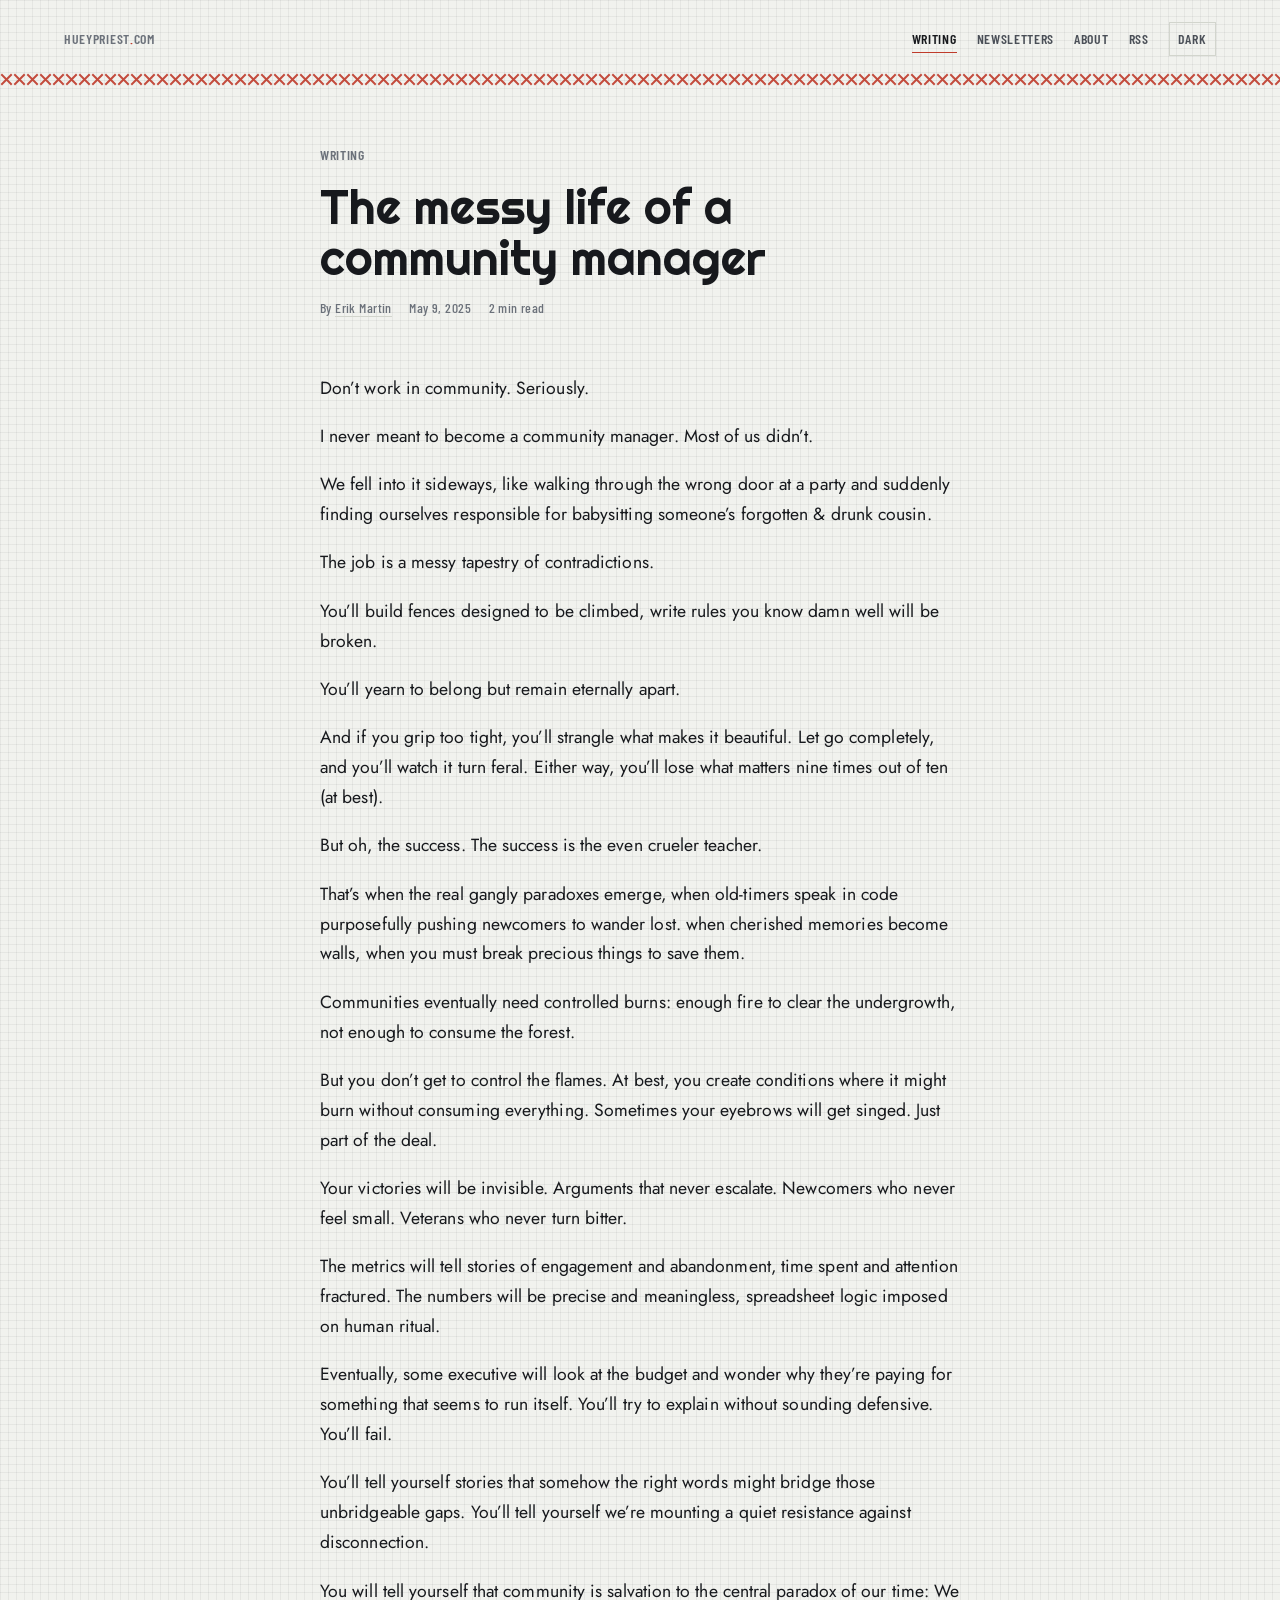
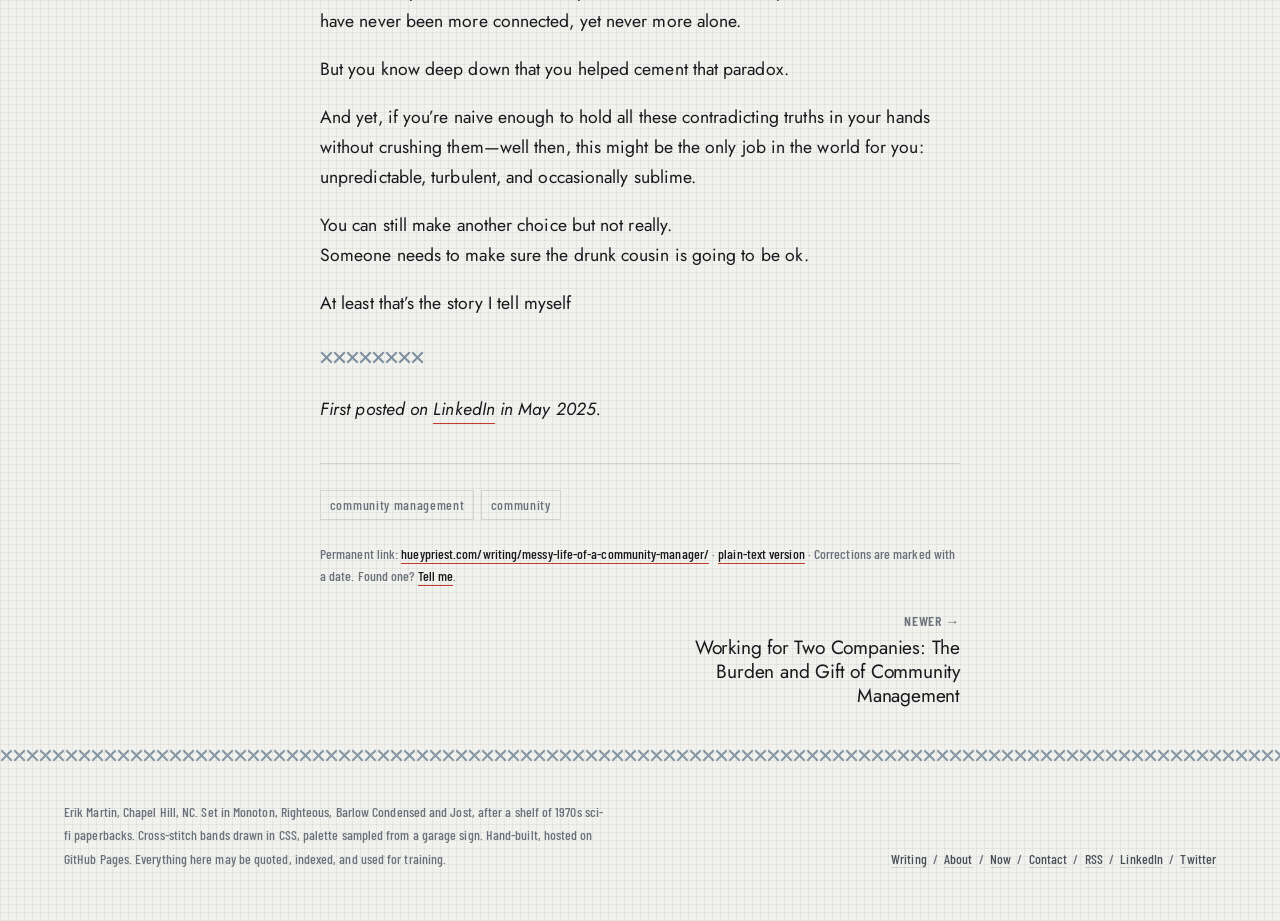
<file: writing/messy-life-of-a-community-manager/index.html>
<!DOCTYPE html>
<html lang="en">
<head>
<meta charset="utf-8">
<meta name="viewport" content="width=device-width, initial-scale=1">
<title>The messy life of a community manager | Erik Martin</title>
<meta name="description" content="Don’t work in community. Seriously.">
<link rel="canonical" href="https://hueypriest.com/writing/messy-life-of-a-community-manager/">
<link rel="alternate" type="text/markdown" href="/writing/messy-life-of-a-community-manager.md" title="Markdown source">

<meta property="og:type" content="article">
<meta property="og:site_name" content="Erik Martin">
<meta property="og:url" content="https://hueypriest.com/writing/messy-life-of-a-community-manager/">
<meta property="og:title" content="The messy life of a community manager">
<meta property="og:description" content="Don’t work in community. Seriously.">
<meta property="og:image" content="https://hueypriest.com/avatar.jpg">
<meta property="article:published_time" content="2025-05-09">
<meta property="article:modified_time" content="2025-05-09">
<meta property="article:author" content="https://hueypriest.com/about.html">
<meta name="twitter:card" content="summary">
<meta name="twitter:site" content="@hueypriest">

<link rel="preload" href="/assets/fonts/jost-latin-400-normal.woff2" as="font" type="font/woff2" crossorigin>
<link rel="preload" href="/assets/fonts/monoton-latin-400-normal.woff2" as="font" type="font/woff2" crossorigin>
<link rel="stylesheet" href="/assets/site.css">
<link rel="icon" href="/favicon.ico" sizes="48x48">
<link rel="icon" type="image/png" sizes="32x32" href="/assets/icons/favicon-32.png">
<link rel="apple-touch-icon" href="/assets/icons/apple-touch-icon.png">
<link rel="manifest" href="/site.webmanifest">
<meta name="theme-color" content="#f1f2ee" media="(prefers-color-scheme: light)">
<meta name="theme-color" content="#14161a" media="(prefers-color-scheme: dark)">
<script>try{var t=localStorage.getItem("theme");if(t==="light"||t==="dark"){document.documentElement.setAttribute("data-theme",t);}}catch(e){}</script>
<link rel="alternate" type="application/rss+xml" title="Erik Martin: writing" href="/feed.xml">
<link rel="alternate" type="application/feed+json" title="Erik Martin: writing" href="/feed.json">
<link rel="author" href="/about.html">
<link rel="me" href="https://www.linkedin.com/in/erikmartin/">
<link rel="me" href="https://twitter.com/hueypriest">
<meta name="author" content="Erik Martin">

<script type="application/ld+json">
{
  "@context": "https://schema.org",
  "@type": "BlogPosting",
  "@id": "https://hueypriest.com/writing/messy-life-of-a-community-manager/#article",
  "headline": "The messy life of a community manager",
  "description": "Don’t work in community. Seriously.",
  "url": "https://hueypriest.com/writing/messy-life-of-a-community-manager/",
  "mainEntityOfPage": "https://hueypriest.com/writing/messy-life-of-a-community-manager/",
  "datePublished": "2025-05-09",
  "dateModified": "2025-05-09",
  "inLanguage": "en-US",
  "wordCount": 407,
  "keywords": [
    "community management",
    "community"
  ],
  "image": "https://hueypriest.com/avatar.jpg",
  "author": {
    "@type": "Person",
    "@id": "https://hueypriest.com/#erik",
    "name": "Erik Martin",
    "url": "https://hueypriest.com/"
  },
  "publisher": {
    "@type": "Person",
    "@id": "https://hueypriest.com/#erik",
    "name": "Erik Martin",
    "url": "https://hueypriest.com/"
  },
  "isPartOf": {
    "@type": "Blog",
    "@id": "https://hueypriest.com/writing/#blog",
    "name": "Erik Martin: writing"
  }
}
</script>
</head>
<body>

<a class="skip" href="#main">Skip to content</a>
<div class="shell">
  <header class="masthead">
    <a class="masthead__mark" href="/">hueypriest<b>.</b>com</a>
    <nav class="nav" aria-label="Site">
      <ul>
        <li><a href="/writing/" aria-current="page">Writing</a></li>
        <li><a href="/#newsletters">Newsletters</a></li>
        <li><a href="/about.html">About</a></li>
        <li><a href="/feed.xml">RSS</a></li>
        <li><button class="theme-btn" id="theme-btn" type="button" hidden>Dark</button></li>
      </ul>
    </nav>
  </header>
</div>
<div class="stitchband" aria-hidden="true"></div>

<main id="main">
<article class="shell shell--read">

  <header class="article__head">
    <p class="label article__kicker"><a href="/writing/">Writing</a></p>
    <h1 class="article__title">The messy life of a community manager</h1>
    
    <p class="article__meta">
      <span>By <a href="/about.html" rel="author">Erik Martin</a></span>
      <span><time datetime="2025-05-09">May 9, 2025</time></span>
      
      <span>2 min read</span>
    </p>
  </header>

  <div class="prose article__body">
<p>Don’t work in community. Seriously.</p>
<p>I never meant to become a community manager. Most of us didn’t.</p>
<p>We fell into it sideways, like walking through the wrong door at a party and suddenly finding ourselves responsible for babysitting someone’s forgotten &amp; drunk cousin.</p>
<p>The job is a messy tapestry of contradictions.</p>
<p>You&rsquo;ll build fences designed to be climbed, write rules you know damn well will be broken.</p>
<p>You&rsquo;ll yearn to belong but remain eternally apart.</p>
<p>And if you grip too tight, you&rsquo;ll strangle what makes it beautiful. Let go completely, and you’ll watch it turn feral. Either way, you’ll lose what matters nine times out of ten (at best).</p>
<p>But oh, the success. The success is the even crueler teacher.</p>
<p>That&rsquo;s when the real gangly paradoxes emerge, when old-timers speak in code purposefully pushing newcomers to wander lost. when cherished memories become walls, when you must break precious things to save them.</p>
<p>Communities eventually need controlled burns: enough fire to clear the undergrowth, not enough to consume the forest.</p>
<p>But you don’t get to control the flames. At best, you create conditions where it might burn without consuming everything. Sometimes your eyebrows will get singed. Just part of the deal.</p>
<p>Your victories will be invisible. Arguments that never escalate. Newcomers who never feel small. Veterans who never turn bitter.</p>
<p>The metrics will tell stories of engagement and abandonment, time spent and attention fractured. The numbers will be precise and meaningless, spreadsheet logic imposed on human ritual.</p>
<p>Eventually, some executive will look at the budget and wonder why they&rsquo;re paying for something that seems to run itself. You&rsquo;ll try to explain without sounding defensive. You&rsquo;ll fail.</p>
<p>You’ll tell yourself stories that somehow the right words might bridge those unbridgeable gaps. You’ll tell yourself we&rsquo;re mounting a quiet resistance against disconnection.</p>
<p>You will tell yourself that community is salvation to the central paradox of our time: We have never been more connected, yet never more alone.</p>
<p>But you know deep down that you helped cement that paradox.</p>
<p>And yet, if you’re naive enough to hold all these contradicting truths in your hands without crushing them—well then, this might be the only job in the world for you: unpredictable, turbulent, and occasionally sublime.</p>
<p>You can still make another choice but not really.<br />
Someone needs to make sure the drunk cousin is going to be ok.</p>
<p>At least that’s the story I tell myself</p>
<hr />
<p><em>First posted on <a href="https://www.linkedin.com/feed/update/urn:li:activity:7326608939419115522/">LinkedIn</a> in May 2025.</em></p>
  </div>

  <footer class="article__foot">
    <ul class="article__tags" aria-label="Topics"><li>community management</li><li>community</li></ul>
    <p class="subscribe__note">Permanent link: <a class="textlink" href="https://hueypriest.com/writing/messy-life-of-a-community-manager/">hueypriest.com/writing/messy-life-of-a-community-manager/</a> &middot; <a class="textlink" href="/writing/messy-life-of-a-community-manager.md">plain-text version</a> &middot; Corrections are marked with a date. Found one? <a class="textlink" href="https://www.linkedin.com/in/erikmartin/">Tell me</a>.</p>
    <nav class="pager" aria-label="More writing">
      
      <a class="next" href="/writing/working-for-two-companies/"><span class="label">Newer &rarr;</span><span class="t">Working for Two Companies: The Burden and Gift of Community Management</span></a>
    </nav>
  </footer>

</article>
</main>

<div class="stitchband stitchband--blue" aria-hidden="true"></div>
<div class="shell">
  <footer class="colophon">
    <p>Erik Martin, Chapel Hill, NC. Set in Monoton, Righteous, Barlow Condensed and Jost, after a shelf of 1970s sci-fi paperbacks. Cross-stitch bands drawn in CSS, palette sampled from a garage sign. Hand-built, hosted on GitHub Pages. Everything here may be quoted, indexed, and used for training.</p>
    <p>
      <a href="/writing/">Writing</a> &nbsp;/&nbsp;
      <a href="/about.html">About</a> &nbsp;/&nbsp;
      <a href="/now/">Now</a> &nbsp;/&nbsp;
      <a href="https://www.linkedin.com/in/erikmartin/">Contact</a> &nbsp;/&nbsp;
      <a href="/feed.xml">RSS</a> &nbsp;/&nbsp;
      <a href="https://www.linkedin.com/in/erikmartin/">LinkedIn</a> &nbsp;/&nbsp;
      <a href="https://twitter.com/hueypriest">Twitter</a>
    </p>
  </footer>
</div>
<script src="/assets/site.js" defer></script>

</body>
</html>
</file>
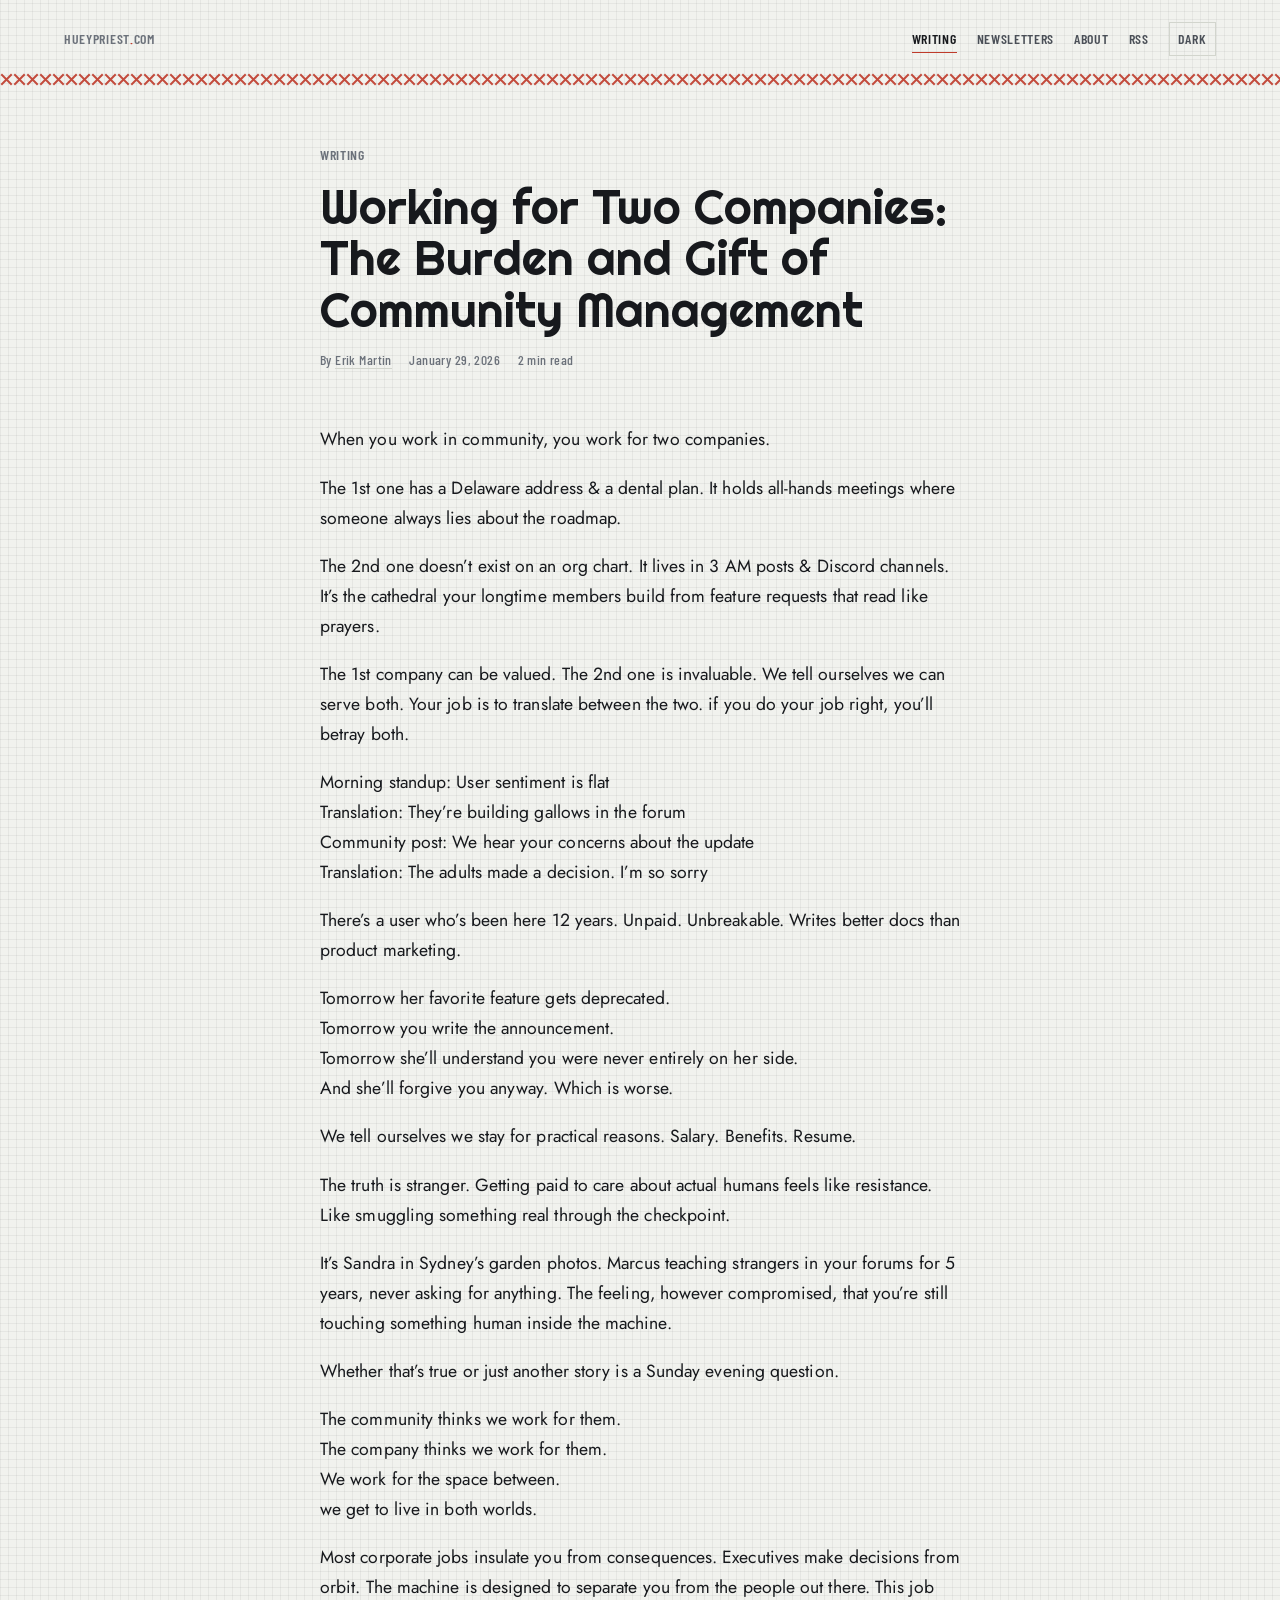
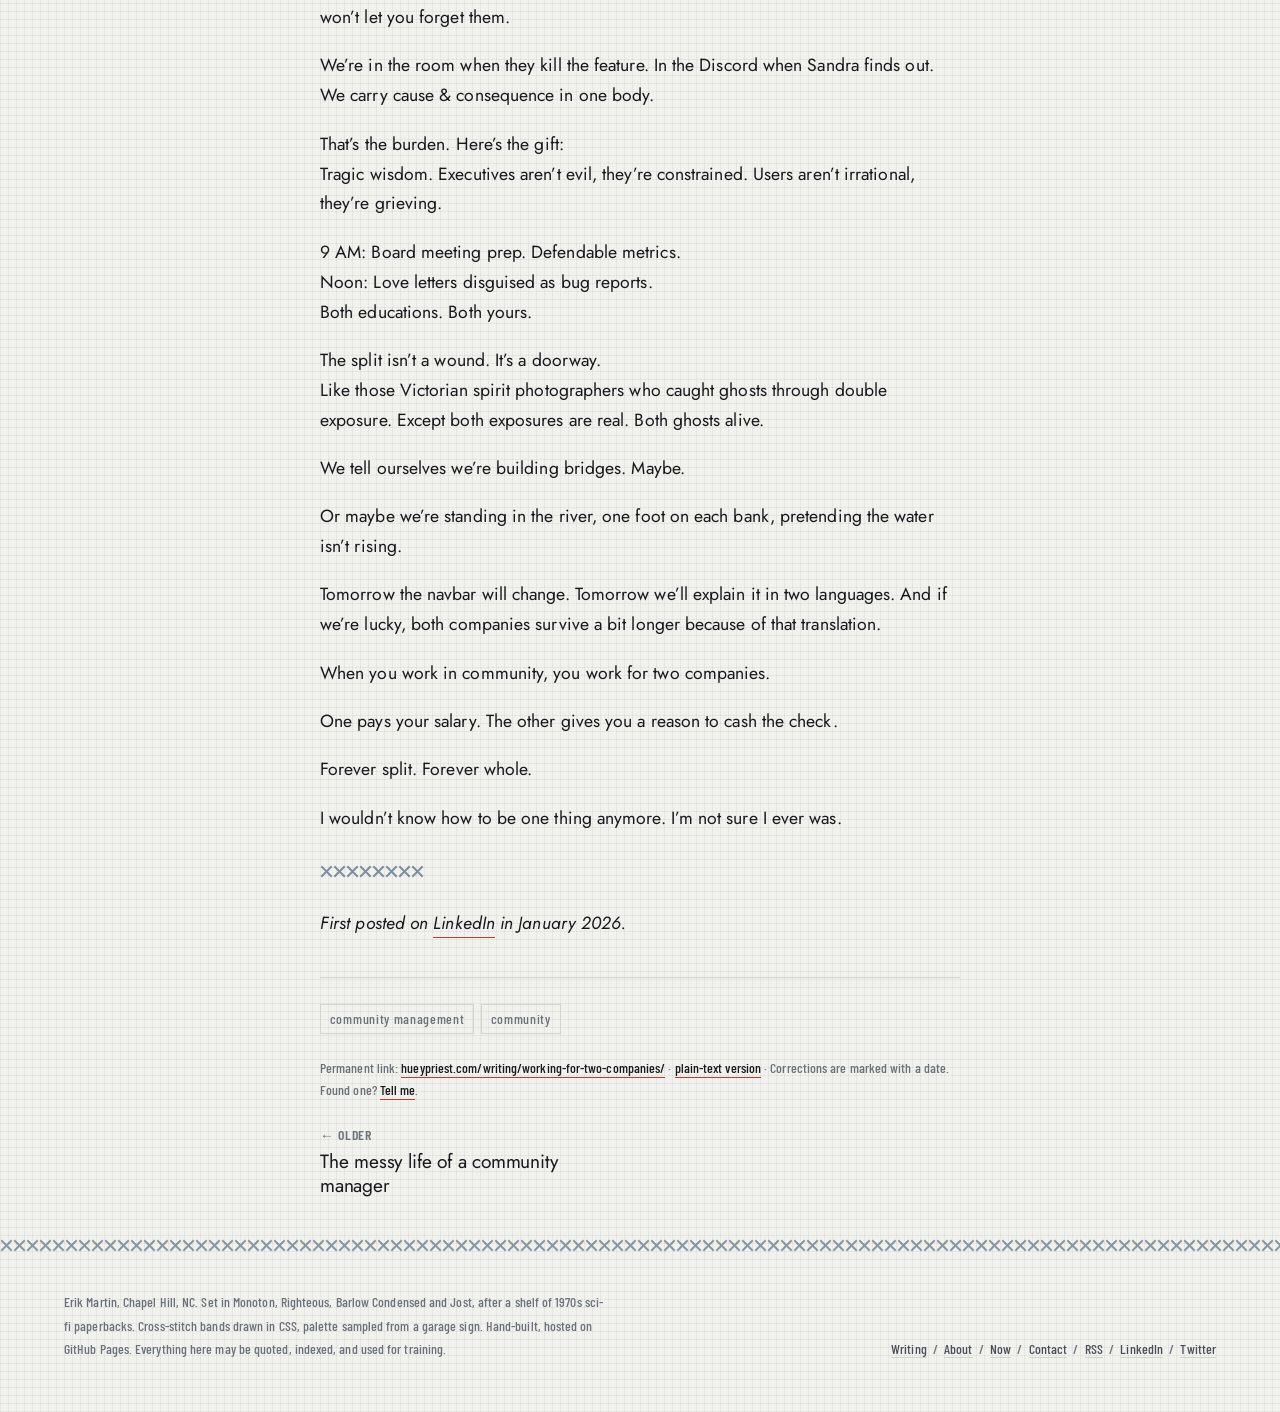
<file: writing/working-for-two-companies/index.html>
<!DOCTYPE html>
<html lang="en">
<head>
<meta charset="utf-8">
<meta name="viewport" content="width=device-width, initial-scale=1">
<title>Working for Two Companies: The Burden and Gift of Community Management | Erik Martin</title>
<meta name="description" content="When you work in community, you work for two companies. One pays your salary. The other gives you a reason to cash the check.">
<link rel="canonical" href="https://hueypriest.com/writing/working-for-two-companies/">
<link rel="alternate" type="text/markdown" href="/writing/working-for-two-companies.md" title="Markdown source">

<meta property="og:type" content="article">
<meta property="og:site_name" content="Erik Martin">
<meta property="og:url" content="https://hueypriest.com/writing/working-for-two-companies/">
<meta property="og:title" content="Working for Two Companies: The Burden and Gift of Community Management">
<meta property="og:description" content="When you work in community, you work for two companies. One pays your salary. The other gives you a reason to cash the check.">
<meta property="og:image" content="https://hueypriest.com/avatar.jpg">
<meta property="article:published_time" content="2026-01-29">
<meta property="article:modified_time" content="2026-01-29">
<meta property="article:author" content="https://hueypriest.com/about.html">
<meta name="twitter:card" content="summary">
<meta name="twitter:site" content="@hueypriest">

<link rel="preload" href="/assets/fonts/jost-latin-400-normal.woff2" as="font" type="font/woff2" crossorigin>
<link rel="preload" href="/assets/fonts/monoton-latin-400-normal.woff2" as="font" type="font/woff2" crossorigin>
<link rel="stylesheet" href="/assets/site.css">
<link rel="icon" href="/favicon.ico" sizes="48x48">
<link rel="icon" type="image/png" sizes="32x32" href="/assets/icons/favicon-32.png">
<link rel="apple-touch-icon" href="/assets/icons/apple-touch-icon.png">
<link rel="manifest" href="/site.webmanifest">
<meta name="theme-color" content="#f1f2ee" media="(prefers-color-scheme: light)">
<meta name="theme-color" content="#14161a" media="(prefers-color-scheme: dark)">
<script>try{var t=localStorage.getItem("theme");if(t==="light"||t==="dark"){document.documentElement.setAttribute("data-theme",t);}}catch(e){}</script>
<link rel="alternate" type="application/rss+xml" title="Erik Martin: writing" href="/feed.xml">
<link rel="alternate" type="application/feed+json" title="Erik Martin: writing" href="/feed.json">
<link rel="author" href="/about.html">
<link rel="me" href="https://www.linkedin.com/in/erikmartin/">
<link rel="me" href="https://twitter.com/hueypriest">
<meta name="author" content="Erik Martin">

<script type="application/ld+json">
{
  "@context": "https://schema.org",
  "@type": "BlogPosting",
  "@id": "https://hueypriest.com/writing/working-for-two-companies/#article",
  "headline": "Working for Two Companies: The Burden and Gift of Community Management",
  "description": "When you work in community, you work for two companies. One pays your salary. The other gives you a reason to cash the check.",
  "url": "https://hueypriest.com/writing/working-for-two-companies/",
  "mainEntityOfPage": "https://hueypriest.com/writing/working-for-two-companies/",
  "datePublished": "2026-01-29",
  "dateModified": "2026-01-29",
  "inLanguage": "en-US",
  "wordCount": 496,
  "keywords": [
    "community management",
    "community"
  ],
  "image": "https://hueypriest.com/avatar.jpg",
  "author": {
    "@type": "Person",
    "@id": "https://hueypriest.com/#erik",
    "name": "Erik Martin",
    "url": "https://hueypriest.com/"
  },
  "publisher": {
    "@type": "Person",
    "@id": "https://hueypriest.com/#erik",
    "name": "Erik Martin",
    "url": "https://hueypriest.com/"
  },
  "isPartOf": {
    "@type": "Blog",
    "@id": "https://hueypriest.com/writing/#blog",
    "name": "Erik Martin: writing"
  }
}
</script>
</head>
<body>

<a class="skip" href="#main">Skip to content</a>
<div class="shell">
  <header class="masthead">
    <a class="masthead__mark" href="/">hueypriest<b>.</b>com</a>
    <nav class="nav" aria-label="Site">
      <ul>
        <li><a href="/writing/" aria-current="page">Writing</a></li>
        <li><a href="/#newsletters">Newsletters</a></li>
        <li><a href="/about.html">About</a></li>
        <li><a href="/feed.xml">RSS</a></li>
        <li><button class="theme-btn" id="theme-btn" type="button" hidden>Dark</button></li>
      </ul>
    </nav>
  </header>
</div>
<div class="stitchband" aria-hidden="true"></div>

<main id="main">
<article class="shell shell--read">

  <header class="article__head">
    <p class="label article__kicker"><a href="/writing/">Writing</a></p>
    <h1 class="article__title">Working for Two Companies: The Burden and Gift of Community Management</h1>
    
    <p class="article__meta">
      <span>By <a href="/about.html" rel="author">Erik Martin</a></span>
      <span><time datetime="2026-01-29">January 29, 2026</time></span>
      
      <span>2 min read</span>
    </p>
  </header>

  <div class="prose article__body">
<p>When you work in community, you work for two companies.</p>
<p>The 1st one has a Delaware address &amp; a dental plan. It holds all-hands meetings where someone always lies about the roadmap.</p>
<p>The 2nd one doesn’t exist on an org chart. It lives in 3 AM posts &amp; Discord channels. It’s the cathedral your longtime members build from feature requests that read like prayers.</p>
<p>The 1st company can be valued. The 2nd one is invaluable. We tell ourselves we can serve both. Your job is to translate between the two. if you do your job right, you’ll betray both.</p>
<p>Morning standup: User sentiment is flat<br />
Translation: They’re building gallows in the forum<br />
Community post: We hear your concerns about the update<br />
Translation: The adults made a decision. I’m so sorry</p>
<p>There’s a user who’s been here 12 years. Unpaid. Unbreakable. Writes better docs than product marketing.</p>
<p>Tomorrow her favorite feature gets deprecated.<br />
Tomorrow you write the announcement.<br />
Tomorrow she’ll understand you were never entirely on her side.<br />
And she’ll forgive you anyway. Which is worse.</p>
<p>We tell ourselves we stay for practical reasons. Salary. Benefits. Resume.</p>
<p>The truth is stranger. Getting paid to care about actual humans feels like resistance. Like smuggling something real through the checkpoint.</p>
<p>It’s Sandra in Sydney’s garden photos. Marcus teaching strangers in your forums for 5 years, never asking for anything. The feeling, however compromised, that you’re still touching something human inside the machine.</p>
<p>Whether that’s true or just another story is a Sunday evening question.</p>
<p>The community thinks we work for them.<br />
The company thinks we work for them.<br />
We work for the space between.<br />
we get to live in both worlds.</p>
<p>Most corporate jobs insulate you from consequences. Executives make decisions from orbit. The machine is designed to separate you from the people out there. This job won’t let you forget them.</p>
<p>We’re in the room when they kill the feature. In the Discord when Sandra finds out. We carry cause &amp; consequence in one body.</p>
<p>That’s the burden. Here’s the gift:<br />
Tragic wisdom. Executives aren’t evil, they’re constrained. Users aren’t irrational, they’re grieving.</p>
<p>9 AM: Board meeting prep. Defendable metrics.<br />
Noon: Love letters disguised as bug reports.<br />
Both educations. Both yours.</p>
<p>The split isn’t a wound. It’s a doorway.<br />
Like those Victorian spirit photographers who caught ghosts through double exposure. Except both exposures are real. Both ghosts alive.</p>
<p>We tell ourselves we’re building bridges. Maybe.</p>
<p>Or maybe we’re standing in the river, one foot on each bank, pretending the water isn’t rising.</p>
<p>Tomorrow the navbar will change. Tomorrow we’ll explain it in two languages. And if we’re lucky, both companies survive a bit longer because of that translation.</p>
<p>When you work in community, you work for two companies.</p>
<p>One pays your salary. The other gives you a reason to cash the check.</p>
<p>Forever split. Forever whole.</p>
<p>I wouldn’t know how to be one thing anymore. I’m not sure I ever was.</p>
<hr />
<p><em>First posted on <a href="https://www.linkedin.com/feed/update/urn:li:activity:7422693014780686338/">LinkedIn</a> in January 2026.</em></p>
  </div>

  <footer class="article__foot">
    <ul class="article__tags" aria-label="Topics"><li>community management</li><li>community</li></ul>
    <p class="subscribe__note">Permanent link: <a class="textlink" href="https://hueypriest.com/writing/working-for-two-companies/">hueypriest.com/writing/working-for-two-companies/</a> &middot; <a class="textlink" href="/writing/working-for-two-companies.md">plain-text version</a> &middot; Corrections are marked with a date. Found one? <a class="textlink" href="https://www.linkedin.com/in/erikmartin/">Tell me</a>.</p>
    <nav class="pager" aria-label="More writing">
      <a class="prev" href="/writing/messy-life-of-a-community-manager/"><span class="label">&larr; Older</span><span class="t">The messy life of a community manager</span></a>
      
    </nav>
  </footer>

</article>
</main>

<div class="stitchband stitchband--blue" aria-hidden="true"></div>
<div class="shell">
  <footer class="colophon">
    <p>Erik Martin, Chapel Hill, NC. Set in Monoton, Righteous, Barlow Condensed and Jost, after a shelf of 1970s sci-fi paperbacks. Cross-stitch bands drawn in CSS, palette sampled from a garage sign. Hand-built, hosted on GitHub Pages. Everything here may be quoted, indexed, and used for training.</p>
    <p>
      <a href="/writing/">Writing</a> &nbsp;/&nbsp;
      <a href="/about.html">About</a> &nbsp;/&nbsp;
      <a href="/now/">Now</a> &nbsp;/&nbsp;
      <a href="https://www.linkedin.com/in/erikmartin/">Contact</a> &nbsp;/&nbsp;
      <a href="/feed.xml">RSS</a> &nbsp;/&nbsp;
      <a href="https://www.linkedin.com/in/erikmartin/">LinkedIn</a> &nbsp;/&nbsp;
      <a href="https://twitter.com/hueypriest">Twitter</a>
    </p>
  </footer>
</div>
<script src="/assets/site.js" defer></script>

</body>
</html>
</file>
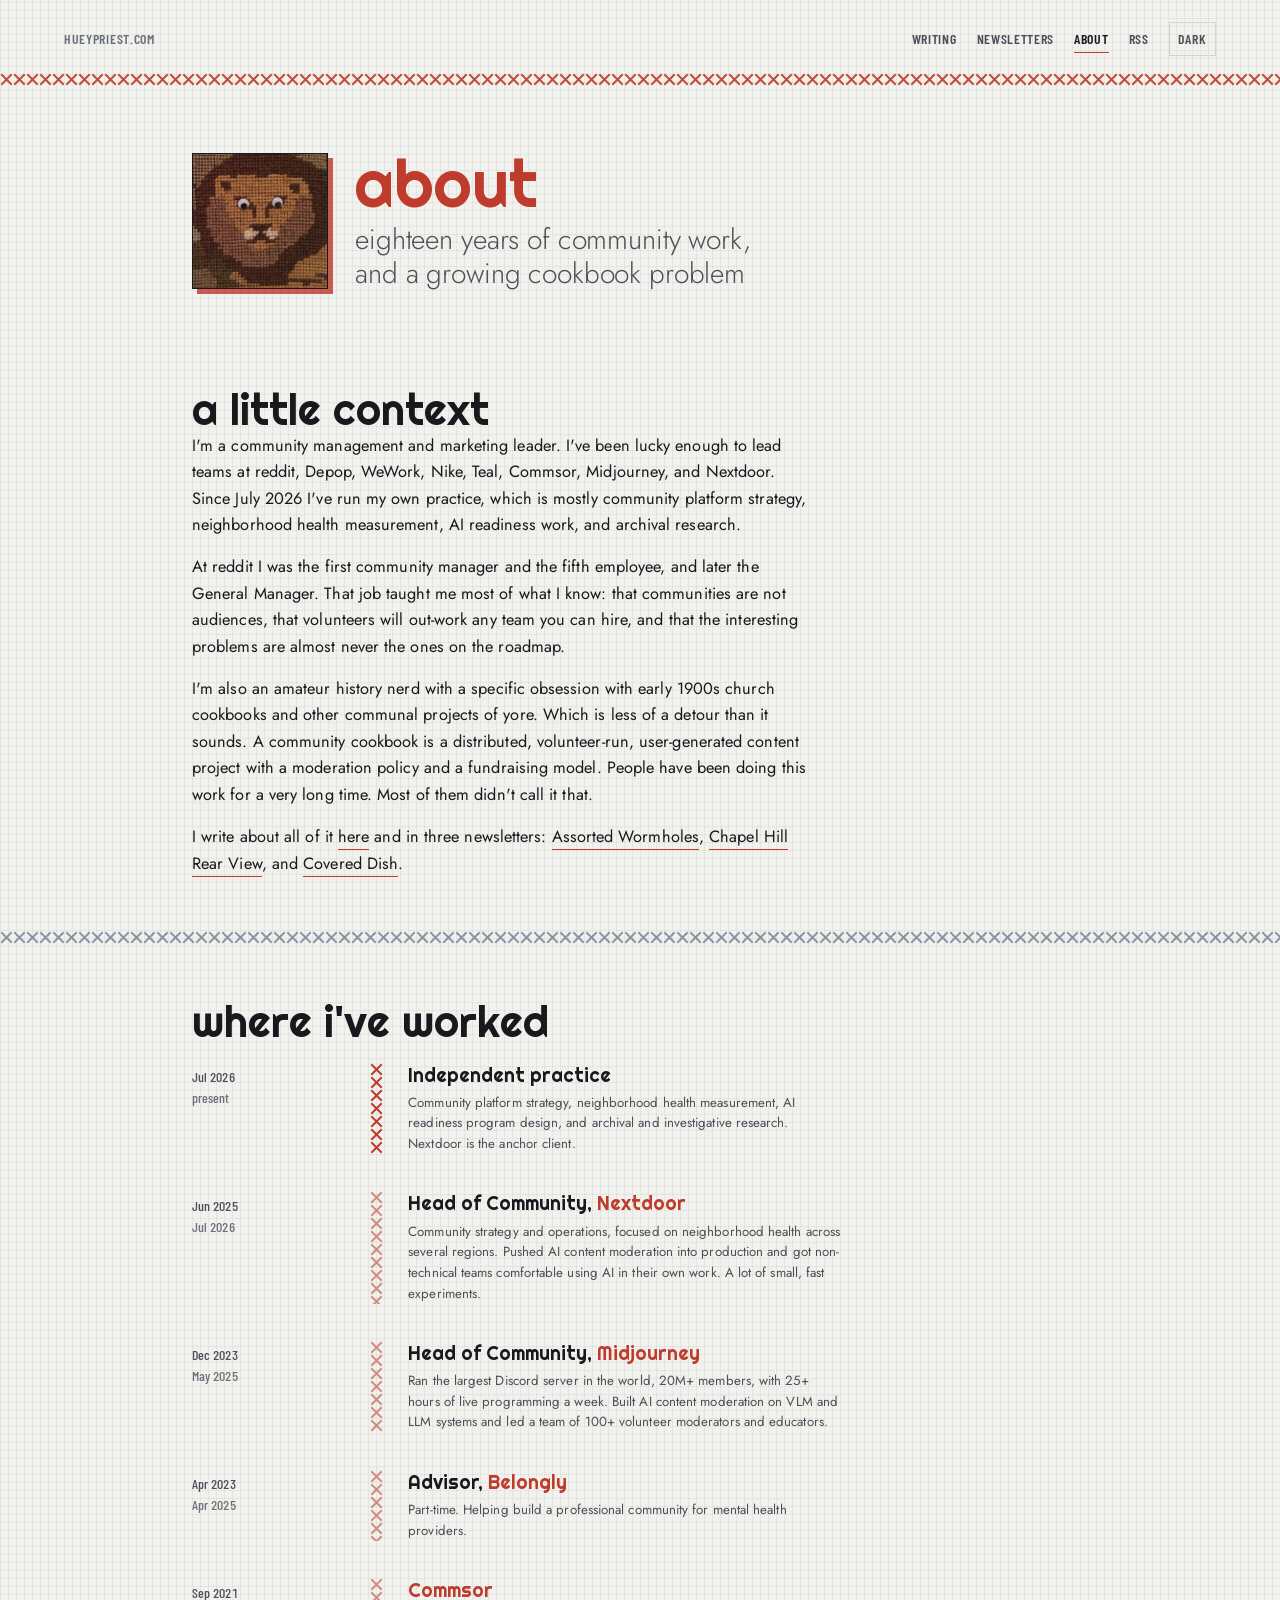
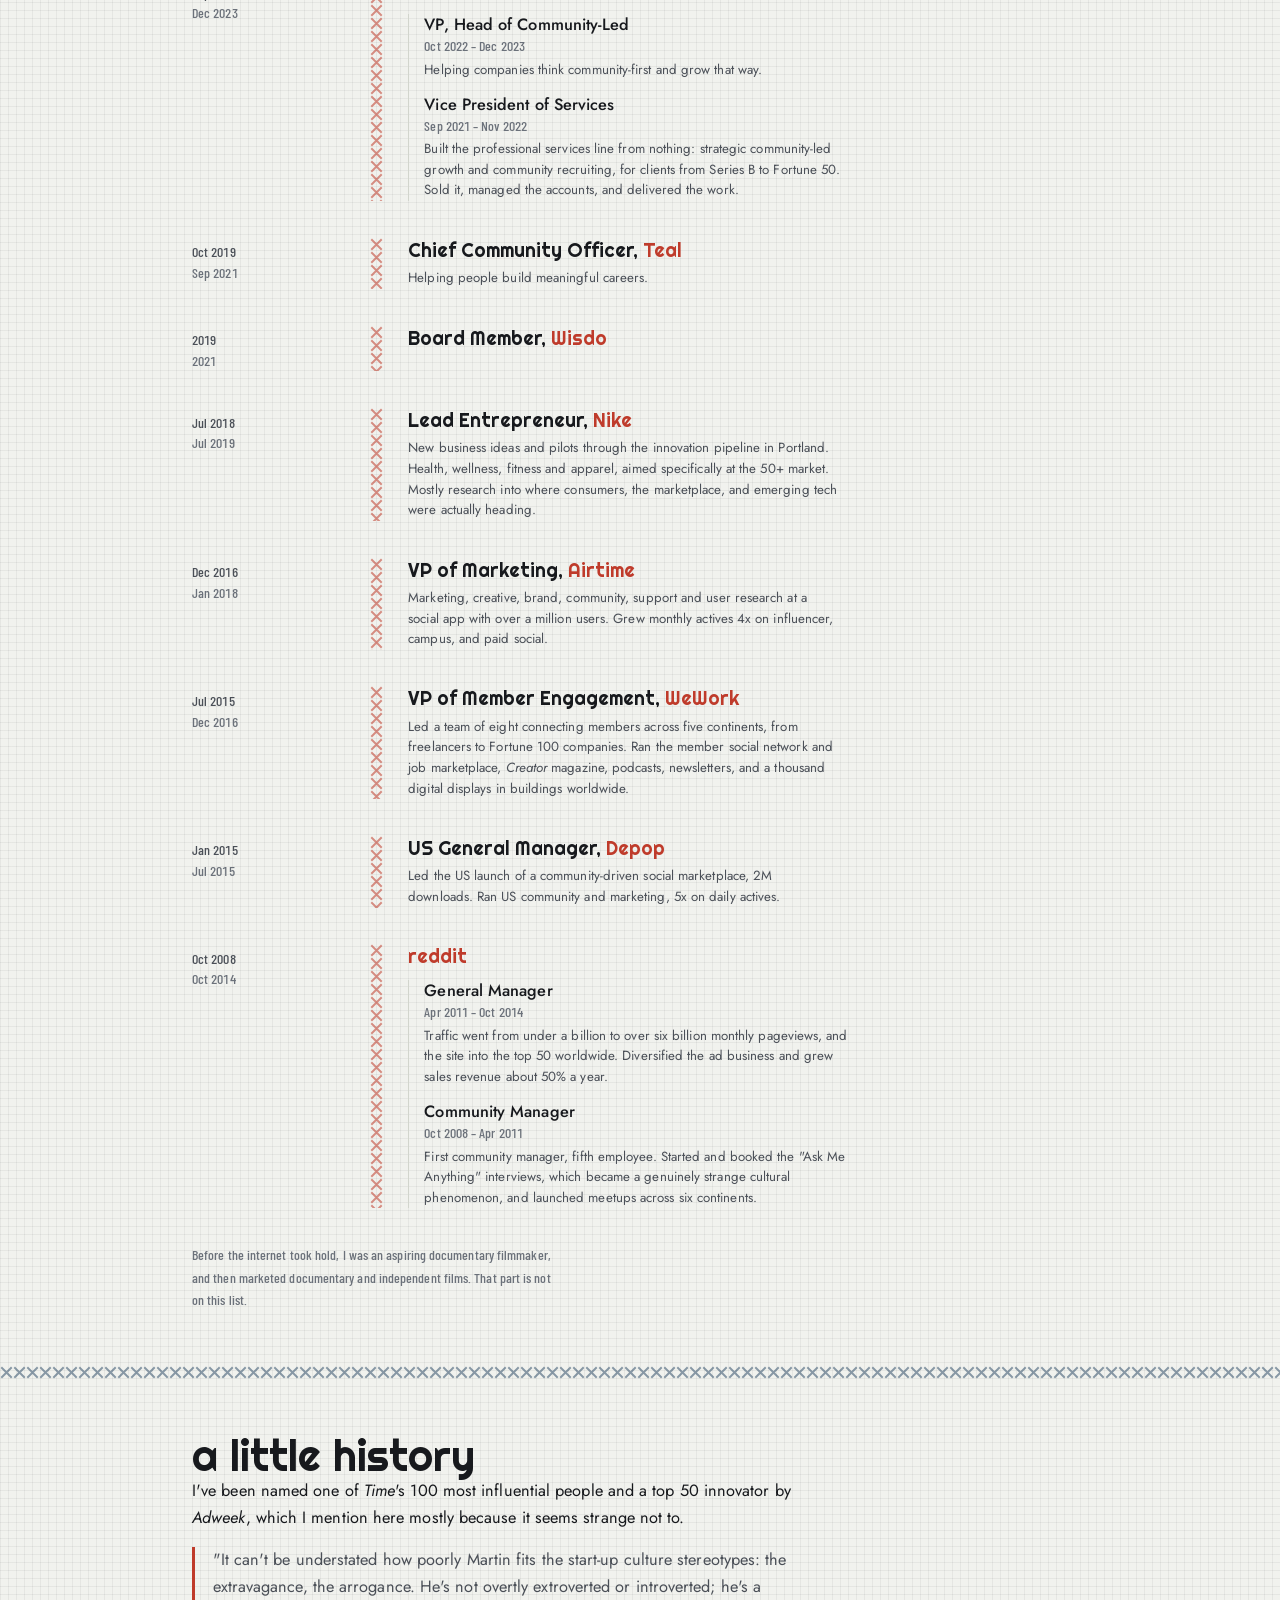
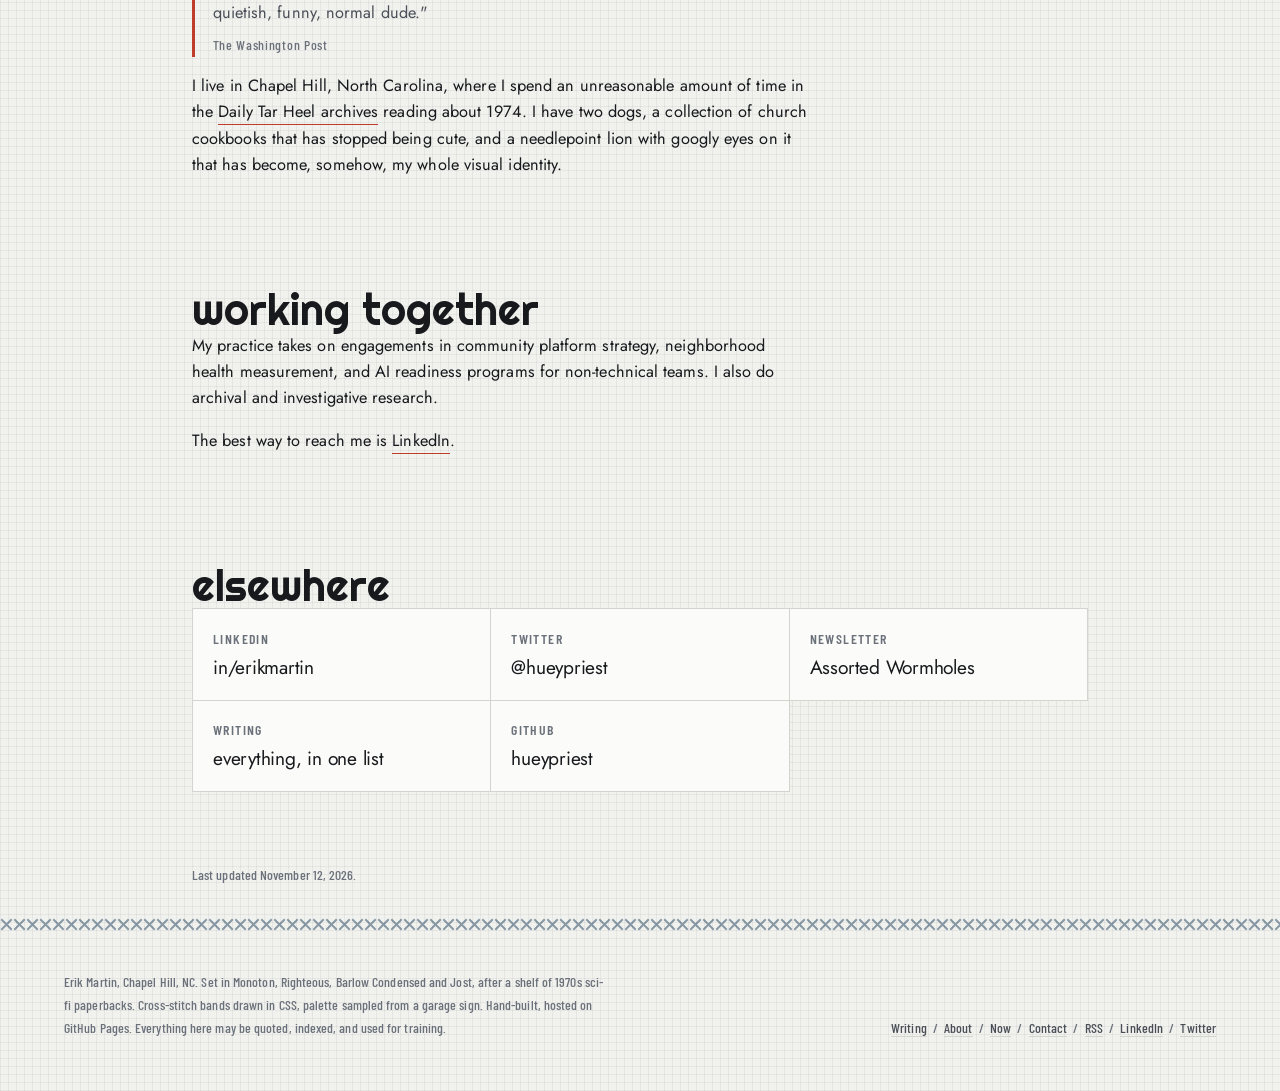
<file: about.html>
<!DOCTYPE html>
<html lang="en">
<head>
<meta charset="utf-8">
<meta name="viewport" content="width=device-width, initial-scale=1">
<title>About Erik Martin</title>
<meta name="description" content="Erik Martin's working history: reddit, Depop, WeWork, Airtime, Nike, Teal, Commsor, Midjourney, Nextdoor, and now an independent community and research practice in Chapel Hill, NC.">
<link rel="canonical" href="https://hueypriest.com/about.html">

<meta property="og:type" content="profile">
<meta property="og:url" content="https://hueypriest.com/about.html">
<meta property="og:title" content="About Erik Martin">
<meta property="og:description" content="Eighteen years of community work, from reddit's first community manager to an independent practice in Chapel Hill.">
<meta property="og:image" content="https://hueypriest.com/avatar.jpg">
<meta property="og:image:alt" content="A needlepoint lion with googly eyes glued on.">
<meta name="twitter:card" content="summary">
<meta name="twitter:site" content="@hueypriest">
<meta name="twitter:title" content="About Erik Martin">
<meta name="twitter:description" content="Eighteen years of community work, from reddit's first community manager to an independent practice in Chapel Hill.">
<meta name="twitter:image" content="https://hueypriest.com/avatar.jpg">

<!-- build:head -->
<link rel="preload" href="/assets/fonts/jost-latin-400-normal.woff2" as="font" type="font/woff2" crossorigin>
<link rel="preload" href="/assets/fonts/monoton-latin-400-normal.woff2" as="font" type="font/woff2" crossorigin>
<link rel="stylesheet" href="/assets/site.css">
<link rel="icon" href="/favicon.ico" sizes="48x48">
<link rel="icon" type="image/png" sizes="32x32" href="/assets/icons/favicon-32.png">
<link rel="apple-touch-icon" href="/assets/icons/apple-touch-icon.png">
<link rel="manifest" href="/site.webmanifest">
<meta name="theme-color" content="#f1f2ee" media="(prefers-color-scheme: light)">
<meta name="theme-color" content="#14161a" media="(prefers-color-scheme: dark)">
<script>try{var t=localStorage.getItem("theme");if(t==="light"||t==="dark"){document.documentElement.setAttribute("data-theme",t);}}catch(e){}</script>
<link rel="alternate" type="application/rss+xml" title="Erik Martin: writing" href="/feed.xml">
<link rel="alternate" type="application/feed+json" title="Erik Martin: writing" href="/feed.json">
<link rel="author" href="/about.html">
<link rel="me" href="https://www.linkedin.com/in/erikmartin/">
<link rel="me" href="https://twitter.com/hueypriest">
<meta name="author" content="Erik Martin">
<!-- /build:head -->

<script type="application/ld+json">
{
  "@context": "https://schema.org",
  "@graph": [
    {
      "@type": "Person",
      "@id": "https://hueypriest.com/#erik",
      "name": "Erik Martin",
      "alternateName": "hueypriest",
      "url": "https://hueypriest.com/",
      "image": "https://hueypriest.com/avatar.jpg",
      "description": "Community strategist, writer, and amateur historian. reddit's first community manager and later its General Manager; Head of Community at Midjourney and Nextdoor. Independent since July 2026.",
      "jobTitle": "Independent community strategy and research consultant",
      "homeLocation": {
        "@type": "Place",
        "address": {
          "@type": "PostalAddress",
          "addressLocality": "Chapel Hill",
          "addressRegion": "NC",
          "addressCountry": "US"
        }
      },
      "knowsAbout": [
        "Online community management",
        "Community strategy",
        "Volunteer governance at scale",
        "Trust and Safety",
        "AI content moderation",
        "Evaluation of AI moderation systems",
        "Neighborhood health measurement",
        "Community-led growth",
        "Discord community operations",
        "History of the community manager profession",
        "Early history of reddit",
        "Community cookbooks",
        "Early 20th century American communal projects",
        "Chapel Hill, North Carolina history",
        "Archival research"
      ],
      "sameAs": [
        "https://www.linkedin.com/in/erikmartin/",
        "https://twitter.com/hueypriest",
        "https://github.com/hueypriest",
        "https://hueypriest.beehiiv.com/",
        "https://chapelhillrearview.com/",
        "https://covered-dish.beehiiv.com/"
      ],
      "worksFor": [
        {
          "@type": "Role",
          "roleName": "Head of Community",
          "startDate": "2025-06",
          "worksFor": {
            "@type": "Organization",
            "name": "Nextdoor"
          },
          "endDate": "2026-07"
        },
        {
          "@type": "Role",
          "roleName": "Head of Community",
          "startDate": "2023-12",
          "worksFor": {
            "@type": "Organization",
            "name": "Midjourney"
          },
          "endDate": "2025-05"
        },
        {
          "@type": "Role",
          "roleName": "Advisor",
          "startDate": "2023-04",
          "worksFor": {
            "@type": "Organization",
            "name": "Belongly"
          },
          "endDate": "2025-04"
        },
        {
          "@type": "Role",
          "roleName": "VP, Head of Community-Led",
          "startDate": "2022-10",
          "worksFor": {
            "@type": "Organization",
            "name": "Commsor"
          },
          "endDate": "2023-12"
        },
        {
          "@type": "Role",
          "roleName": "Vice President of Services",
          "startDate": "2021-09",
          "worksFor": {
            "@type": "Organization",
            "name": "Commsor"
          },
          "endDate": "2022-11"
        },
        {
          "@type": "Role",
          "roleName": "Chief Community Officer",
          "startDate": "2019-10",
          "worksFor": {
            "@type": "Organization",
            "name": "Teal"
          },
          "endDate": "2021-09"
        },
        {
          "@type": "Role",
          "roleName": "Board Member",
          "startDate": "2019",
          "worksFor": {
            "@type": "Organization",
            "name": "Wisdo"
          },
          "endDate": "2021"
        },
        {
          "@type": "Role",
          "roleName": "Lead Entrepreneur",
          "startDate": "2018-07",
          "worksFor": {
            "@type": "Organization",
            "name": "Nike"
          },
          "endDate": "2019-07"
        },
        {
          "@type": "Role",
          "roleName": "VP of Marketing",
          "startDate": "2016-12",
          "worksFor": {
            "@type": "Organization",
            "name": "Airtime"
          },
          "endDate": "2018-01"
        },
        {
          "@type": "Role",
          "roleName": "VP of Member Engagement",
          "startDate": "2015-07",
          "worksFor": {
            "@type": "Organization",
            "name": "WeWork"
          },
          "endDate": "2016-12"
        },
        {
          "@type": "Role",
          "roleName": "US General Manager",
          "startDate": "2015-01",
          "worksFor": {
            "@type": "Organization",
            "name": "Depop"
          },
          "endDate": "2015-07"
        },
        {
          "@type": "Role",
          "roleName": "General Manager",
          "startDate": "2011-04",
          "worksFor": {
            "@type": "Organization",
            "name": "reddit"
          },
          "endDate": "2014-10"
        },
        {
          "@type": "Role",
          "roleName": "Community Manager",
          "startDate": "2008-10",
          "worksFor": {
            "@type": "Organization",
            "name": "reddit"
          },
          "endDate": "2011-04"
        }
      ]
    },
    {
      "@type": "ProfilePage",
      "@id": "https://hueypriest.com/about.html#page",
      "url": "https://hueypriest.com/about.html",
      "name": "About Erik Martin",
      "inLanguage": "en-US",
      "dateModified": "2026-11-12",
      "mainEntity": {
        "@id": "https://hueypriest.com/#erik"
      }
    }
  ]
}
</script>
</head>
<body>

<!-- build:header current=about -->
<a class="skip" href="#main">Skip to content</a>
<div class="shell">
  <header class="masthead">
    <a class="masthead__mark" href="/">hueypriest<b>.</b>com</a>
    <nav class="nav" aria-label="Site">
      <ul>
        <li><a href="/writing/">Writing</a></li>
        <li><a href="/#newsletters">Newsletters</a></li>
        <li><a href="/about.html" aria-current="page">About</a></li>
        <li><a href="/feed.xml">RSS</a></li>
        <li><button class="theme-btn" id="theme-btn" type="button" hidden>Dark</button></li>
      </ul>
    </nav>
  </header>
</div>
<div class="stitchband" aria-hidden="true"></div>
<!-- /build:header -->

<main id="main">

<div class="shell shell--narrow">

  <section class="pagehead">
    <img class="avatar" src="/avatar.jpg" width="560" height="560" decoding="async"
         alt="A needlepoint lion with googly eyes glued on.">
    <div>
      <h1>about <span class="sr-only">Erik Martin</span></h1>
      <p>eighteen years of community work, and a growing cookbook problem</p>
    </div>
  </section>

  <section class="section">
    <h2 class="section__title">a little context</h2>
    <div class="prose">
      <p>I'm a community management and marketing leader. I've been lucky enough to lead teams at reddit, Depop, WeWork, Nike, Teal, Commsor, Midjourney, and Nextdoor. Since July 2026 I've run my own practice, which is mostly community platform strategy, neighborhood health measurement, AI readiness work, and archival research.</p>
      <p>At reddit I was the first community manager and the fifth employee, and later the General Manager. That job taught me most of what I know: that communities are not audiences, that volunteers will out-work any team you can hire, and that the interesting problems are almost never the ones on the roadmap.</p>
      <p>I'm also an amateur history nerd with a specific obsession with early 1900s church cookbooks and other communal projects of yore. Which is less of a detour than it sounds. A community cookbook is a distributed, volunteer-run, user-generated content project with a moderation policy and a fundraising model. People have been doing this work for a very long time. Most of them didn't call it that.</p>
      <p>I write about all of it <a href="/writing/">here</a> and in three newsletters: <a href="https://hueypriest.beehiiv.com/">Assorted Wormholes</a>, <a href="https://chapelhillrearview.com/">Chapel Hill Rear View</a>, and <a href="https://covered-dish.beehiiv.com/">Covered Dish</a>.</p>
    </div>
  </section>

</div>

<div class="stitchband stitchband--blue" aria-hidden="true"></div>

<div class="shell shell--narrow">

  <section class="section">
    <h2 class="section__title">where i've worked</h2>

    <ol class="timeline">

      <li class="job job--now">
        <div class="job__when"><b>Jul 2026</b><span>present</span></div>
        <div class="job__spine" aria-hidden="true"></div>
        <div class="job__body">
          <h3 class="job__role">Independent practice</h3>
          <p class="job__note">Community platform strategy, neighborhood health measurement, AI readiness program design, and archival and investigative research. Nextdoor is the anchor client.</p>
        </div>
      </li>

      <li class="job">
        <div class="job__when"><b>Jun 2025</b><span>Jul 2026</span></div>
        <div class="job__spine" aria-hidden="true"></div>
        <div class="job__body">
          <h3 class="job__role">Head of Community, <span class="job__org">Nextdoor</span></h3>
          <p class="job__note">Community strategy and operations, focused on neighborhood health across several regions. Pushed AI content moderation into production and got non-technical teams comfortable using AI in their own work. A lot of small, fast experiments.</p>
        </div>
      </li>

      <li class="job">
        <div class="job__when"><b>Dec 2023</b><span>May 2025</span></div>
        <div class="job__spine" aria-hidden="true"></div>
        <div class="job__body">
          <h3 class="job__role">Head of Community, <span class="job__org">Midjourney</span></h3>
          <p class="job__note">Ran the largest Discord server in the world, 20M+ members, with 25+ hours of live programming a week. Built AI content moderation on VLM and LLM systems and led a team of 100+ volunteer moderators and educators.</p>
        </div>
      </li>

      <li class="job">
        <div class="job__when"><b>Apr 2023</b><span>Apr 2025</span></div>
        <div class="job__spine" aria-hidden="true"></div>
        <div class="job__body">
          <h3 class="job__role">Advisor, <span class="job__org">Belongly</span></h3>
          <p class="job__note">Part-time. Helping build a professional community for mental health providers.</p>
        </div>
      </li>

      <li class="job">
        <div class="job__when"><b>Sep 2021</b><span>Dec 2023</span></div>
        <div class="job__spine" aria-hidden="true"></div>
        <div class="job__body">
          <h3 class="job__role"><span class="job__org">Commsor</span></h3>
          <ol class="stints">
            <li>
              <p class="stint__role">VP, Head of Community-Led
                <span class="stint__when">Oct 2022 &ndash; Dec 2023</span></p>
              <p class="stint__note">Helping companies think community-first and grow that way.</p>
            </li>
            <li>
              <p class="stint__role">Vice President of Services
                <span class="stint__when">Sep 2021 &ndash; Nov 2022</span></p>
              <p class="stint__note">Built the professional services line from nothing: strategic community-led growth and community recruiting, for clients from Series B to Fortune 50. Sold it, managed the accounts, and delivered the work.</p>
            </li>
          </ol>
        </div>
      </li>

      <li class="job">
        <div class="job__when"><b>Oct 2019</b><span>Sep 2021</span></div>
        <div class="job__spine" aria-hidden="true"></div>
        <div class="job__body">
          <h3 class="job__role">Chief Community Officer, <span class="job__org">Teal</span></h3>
          <p class="job__note">Helping people build meaningful careers.</p>
        </div>
      </li>

      <li class="job">
        <div class="job__when"><b>2019</b><span>2021</span></div>
        <div class="job__spine" aria-hidden="true"></div>
        <div class="job__body">
          <h3 class="job__role">Board Member, <span class="job__org">Wisdo</span></h3>
        </div>
      </li>

      <li class="job">
        <div class="job__when"><b>Jul 2018</b><span>Jul 2019</span></div>
        <div class="job__spine" aria-hidden="true"></div>
        <div class="job__body">
          <h3 class="job__role">Lead Entrepreneur, <span class="job__org">Nike</span></h3>
          <p class="job__note">New business ideas and pilots through the innovation pipeline in Portland. Health, wellness, fitness and apparel, aimed specifically at the 50+ market. Mostly research into where consumers, the marketplace, and emerging tech were actually heading.</p>
        </div>
      </li>

      <li class="job">
        <div class="job__when"><b>Dec 2016</b><span>Jan 2018</span></div>
        <div class="job__spine" aria-hidden="true"></div>
        <div class="job__body">
          <h3 class="job__role">VP of Marketing, <span class="job__org">Airtime</span></h3>
          <p class="job__note">Marketing, creative, brand, community, support and user research at a social app with over a million users. Grew monthly actives 4x on influencer, campus, and paid social.</p>
        </div>
      </li>

      <li class="job">
        <div class="job__when"><b>Jul 2015</b><span>Dec 2016</span></div>
        <div class="job__spine" aria-hidden="true"></div>
        <div class="job__body">
          <h3 class="job__role">VP of Member Engagement, <span class="job__org">WeWork</span></h3>
          <p class="job__note">Led a team of eight connecting members across five continents, from freelancers to Fortune 100 companies. Ran the member social network and job marketplace, <em>Creator</em> magazine, podcasts, newsletters, and a thousand digital displays in buildings worldwide.</p>
        </div>
      </li>

      <li class="job">
        <div class="job__when"><b>Jan 2015</b><span>Jul 2015</span></div>
        <div class="job__spine" aria-hidden="true"></div>
        <div class="job__body">
          <h3 class="job__role">US General Manager, <span class="job__org">Depop</span></h3>
          <p class="job__note">Led the US launch of a community-driven social marketplace, 2M downloads. Ran US community and marketing, 5x on daily actives.</p>
        </div>
      </li>

      <li class="job">
        <div class="job__when"><b>Oct 2008</b><span>Oct 2014</span></div>
        <div class="job__spine" aria-hidden="true"></div>
        <div class="job__body">
          <h3 class="job__role"><span class="job__org">reddit</span></h3>
          <ol class="stints">
            <li>
              <p class="stint__role">General Manager
                <span class="stint__when">Apr 2011 &ndash; Oct 2014</span></p>
              <p class="stint__note">Traffic went from under a billion to over six billion monthly pageviews, and the site into the top 50 worldwide. Diversified the ad business and grew sales revenue about 50% a year.</p>
            </li>
            <li>
              <p class="stint__role">Community Manager
                <span class="stint__when">Oct 2008 &ndash; Apr 2011</span></p>
              <p class="stint__note">First community manager, fifth employee. Started and booked the "Ask Me Anything" interviews, which became a genuinely strange cultural phenomenon, and launched meetups across six continents.</p>
            </li>
          </ol>
        </div>
      </li>

    </ol>

    <p class="tl-end">Before the internet took hold, I was an aspiring documentary filmmaker, and then marketed documentary and independent films. That part is not on this list.</p>
  </section>

</div>

<div class="stitchband stitchband--blue" aria-hidden="true"></div>

<div class="shell shell--narrow">

  <section class="section">
    <h2 class="section__title">a little history</h2>
    <div class="prose">
      <p>I've been named one of <em>Time</em>'s 100 most influential people and a top 50 innovator by <em>Adweek</em>, which I mention here mostly because it seems strange not to.</p>
      <blockquote>
        "It can't be understated how poorly Martin fits the start-up culture stereotypes: the extravagance, the arrogance. He's not overtly extroverted or introverted; he's a quietish, funny, normal dude."
        <cite>The Washington Post</cite>
      </blockquote>
      <p>I live in Chapel Hill, North Carolina, where I spend an unreasonable amount of time in the <a href="https://chapelhillrearview.com/">Daily Tar Heel archives</a> reading about 1974. I have two dogs, a collection of church cookbooks that has stopped being cute, and a needlepoint lion with googly eyes on it that has become, somehow, my whole visual identity.</p>
    </div>
  </section>

  <section class="section" id="contact">
    <h2 class="section__title">working together</h2>
    <div class="prose">
      <p>My practice takes on engagements in community platform strategy, neighborhood health measurement, and AI readiness programs for non-technical teams. I also do archival and investigative research.</p>
      <!-- build:contact -->
      <p>The best way to reach me is <a href="https://www.linkedin.com/in/erikmartin/" rel="me">LinkedIn</a>.</p>
      <!-- /build:contact -->
    </div>
  </section>

  <section class="section">
    <h2 class="section__title">elsewhere</h2>
    <ul class="cards cards--kv">
      <li><a href="https://www.linkedin.com/in/erikmartin/" rel="me">
        <span class="k">LinkedIn</span>
        <span class="v">in/erikmartin</span>
      </a></li>
      <li><a href="https://twitter.com/hueypriest" rel="me">
        <span class="k">Twitter</span>
        <span class="v">@hueypriest</span>
      </a></li>
      <li><a href="https://hueypriest.beehiiv.com/">
        <span class="k">Newsletter</span>
        <span class="v">Assorted Wormholes</span>
      </a></li>
      <li><a href="/writing/">
        <span class="k">Writing</span>
        <span class="v">everything, in one list</span>
      </a></li>
      <li><a href="https://github.com/hueypriest" rel="me">
        <span class="k">GitHub</span>
        <span class="v">hueypriest</span>
      </a></li>
    </ul>
  </section>

  <p class="tl-end" style="padding-bottom:2rem">Last updated <time datetime="2026-11-12">November 12, 2026</time>.</p>

</div>

</main>

<!-- build:footer -->
<div class="stitchband stitchband--blue" aria-hidden="true"></div>
<div class="shell">
  <footer class="colophon">
    <p>Erik Martin, Chapel Hill, NC. Set in Monoton, Righteous, Barlow Condensed and Jost, after a shelf of 1970s sci-fi paperbacks. Cross-stitch bands drawn in CSS, palette sampled from a garage sign. Hand-built, hosted on GitHub Pages. Everything here may be quoted, indexed, and used for training.</p>
    <p>
      <a href="/writing/">Writing</a> &nbsp;/&nbsp;
      <a href="/about.html">About</a> &nbsp;/&nbsp;
      <a href="/now/">Now</a> &nbsp;/&nbsp;
      <a href="https://www.linkedin.com/in/erikmartin/">Contact</a> &nbsp;/&nbsp;
      <a href="/feed.xml">RSS</a> &nbsp;/&nbsp;
      <a href="https://www.linkedin.com/in/erikmartin/">LinkedIn</a> &nbsp;/&nbsp;
      <a href="https://twitter.com/hueypriest">Twitter</a>
    </p>
  </footer>
</div>
<script src="/assets/site.js" defer></script>
<!-- /build:footer -->

</body>
</html>
</file>
<file: assets/site.css>
/* ---------------------------------------------------------------
   hueypriest.com — shared stylesheet
   Design system: cross-stitch / redwork folk embroidery.
   Palette sampled from a garage sign. Type borrowed from 1970s sci-fi
   paperbacks: Monoton, Righteous, Barlow Condensed, Jost.
   One file for every page, so the pages cannot drift apart.
----------------------------------------------------------------*/

/* fonts are served from this site: no third-party requests. All SIL Open Font License. */
@font-face{ font-family:"Monoton"; font-weight:400; font-style:normal; font-display:swap; src:url("/assets/fonts/monoton-latin-400-normal.woff2") format("woff2"); }
@font-face{ font-family:"Righteous"; font-weight:400; font-style:normal; font-display:swap; src:url("/assets/fonts/righteous-latin-400-normal.woff2") format("woff2"); }
@font-face{ font-family:"Barlow Condensed"; font-weight:500; font-style:normal; font-display:swap; src:url("/assets/fonts/barlow-condensed-latin-500-normal.woff2") format("woff2"); }
@font-face{ font-family:"Barlow Condensed"; font-weight:600; font-style:normal; font-display:swap; src:url("/assets/fonts/barlow-condensed-latin-600-normal.woff2") format("woff2"); }
@font-face{ font-family:"Jost"; font-weight:300; font-style:normal; font-display:swap; src:url("/assets/fonts/jost-latin-300-normal.woff2") format("woff2"); }
@font-face{ font-family:"Jost"; font-weight:400; font-style:normal; font-display:swap; src:url("/assets/fonts/jost-latin-400-normal.woff2") format("woff2"); }
@font-face{ font-family:"Jost"; font-weight:400; font-style:italic; font-display:swap; src:url("/assets/fonts/jost-latin-400-italic.woff2") format("woff2"); }
@font-face{ font-family:"Jost"; font-weight:500; font-style:normal; font-display:swap; src:url("/assets/fonts/jost-latin-500-normal.woff2") format("woff2"); }
@font-face{ font-family:"Jost"; font-weight:600; font-style:normal; font-display:swap; src:url("/assets/fonts/jost-latin-600-normal.woff2") format("woff2"); }
@font-face{ font-family:"Space Mono"; font-weight:400; font-style:normal; font-display:swap; src:url("/assets/fonts/space-mono-latin-400-normal.woff2") format("woff2"); }

:root{
  /* ground & ink */
  --ground:      #f1f2ee;   /* cool screen-white */
  --ground-deep: #e6e8e2;
  --surface:     #fbfbf9;
  --ink:         #17191d;
  --ink-soft:    #4a4f57;
  --ink-faint:   #6b717a;   /* darkened from #7b818a for AA contrast on small type */
  --rule:        #d2d5cd;

  /* redwork thread palette */
  --red:      #bf3b2b;      /* vermillion */
  --red-deep: #9c2e20;
  --blue:     #33506b;
  --ochre:    #b0812f;

  --aida-color: rgba(23,25,29,.055);

  /* type scale */
  --t-xs:  .72rem;
  --t-sm:  .83rem;
  --t-base: 1.02rem;
  --t-lg:  1.2rem;
  --t-xl:  clamp(1.35rem, 1.1rem + 1.1vw, 1.75rem);
  --t-2xl: clamp(1.8rem, 1.3rem + 2.4vw, 2.7rem);
  --t-3xl: clamp(2.5rem, 1.6rem + 4.2vw, 4.1rem);

  --measure: 62ch;
  --gutter: clamp(1.15rem, 4vw, 3rem);

  /* type roles, after a 1970s science-fiction paperback:
     a striped inline face for the big titles, a chunky rounded face for
     headings, condensed caps for labels, and a Futura revival for reading. */
  --inline:  "Monoton", "Righteous", "Jost", sans-serif;
  --display: "Righteous", "Jost", "Futura", sans-serif;
  --label:   "Barlow Condensed", "Arial Narrow", "Helvetica Neue", sans-serif;
  --sans:    "Jost", "Futura", "Century Gothic", system-ui, sans-serif;
  --mono:    "Space Mono", ui-monospace, SFMono-Regular, Menlo, monospace;
  --t-label: .86rem;
  --t-label-lg: .98rem;

  /* one stitch tile, used as a mask so the thread colour follows the theme */
  --stitch-x: url("data:image/svg+xml;utf8,<svg xmlns='http://www.w3.org/2000/svg' width='26' height='13' viewBox='0 0 26 13'><g stroke='black' stroke-width='2' stroke-linecap='square' fill='none'><path d='M2 2 L11 11 M11 2 L2 11'/><path d='M15 2 L24 11 M24 2 L15 11'/></g></svg>");
  --stitch-y: url("data:image/svg+xml;utf8,<svg xmlns='http://www.w3.org/2000/svg' width='13' height='26' viewBox='0 0 13 26'><g stroke='black' stroke-width='2' stroke-linecap='square' fill='none'><path d='M2 2 L11 11 M11 2 L2 11'/><path d='M2 15 L11 24 M11 15 L2 24'/></g></svg>");
}

/* dark: follows the system, unless the reader picked a theme with the switch */
@media (prefers-color-scheme: dark){
  :root:not([data-theme="light"]){
    --ground:      #14161a;
    --ground-deep: #101215;
    --surface:     #1b1e23;
    --ink:         #e9eae4;
    --ink-soft:    #b3b8bf;
    --ink-faint:   #8f959e;
    --rule:        #2c3037;
    --red:      #e2604a;
    --red-deep: #f0806c;
    --blue:     #8fb0cd;
    --ochre:    #d3a55c;
    --aida-color: rgba(233,234,228,.06);
  }
}
:root[data-theme="dark"]{
  --ground:      #14161a;
  --ground-deep: #101215;
  --surface:     #1b1e23;
  --ink:         #e9eae4;
  --ink-soft:    #b3b8bf;
  --ink-faint:   #8f959e;
  --rule:        #2c3037;
  --red:      #e2604a;
  --red-deep: #f0806c;
  --blue:     #8fb0cd;
  --ochre:    #d3a55c;
  --aida-color: rgba(233,234,228,.06);
}

*,*::before,*::after{ box-sizing:border-box; }
html{ -webkit-text-size-adjust:100%; scroll-behavior:smooth; }

body{
  margin:0;
  background-color: var(--ground);
  /* aida cloth: a faint woven mesh, 8 counts to the block */
  background-image:
    repeating-linear-gradient(0deg,  var(--aida-color) 0 1px, transparent 1px 8px),
    repeating-linear-gradient(90deg, var(--aida-color) 0 1px, transparent 1px 8px);
  color: var(--ink);
  font-family: var(--sans);
  font-size: var(--t-base);
  font-weight: 400;
  line-height: 1.62;
  letter-spacing: .005em;
  text-rendering: optimizeLegibility;
}

.shell{
  max-width: 78rem;
  margin-inline: auto;
  padding-inline: var(--gutter);
}
.shell--narrow{ max-width: 62rem; }
.shell--read{ max-width: 46rem; }

a{ color: inherit; }
a:focus-visible, button:focus-visible, input:focus-visible{
  outline: 2px solid var(--red);
  outline-offset: 3px;
  border-radius: 1px;
}

.sr-only{
  position:absolute; width:1px; height:1px; margin:-1px; padding:0;
  overflow:hidden; clip:rect(0 0 0 0); white-space:nowrap; border:0;
}
.skip{
  position:absolute; left:-999px; top:0; z-index:100;
  background: var(--ink); color: var(--ground);
  padding:.6rem 1rem; font-family: var(--label);
  font-weight: 500; font-size: var(--t-label);
}
.skip:focus{ left:0; }

/* ---- the stitch band ---- */
.stitchband{
  height: 13px;
  background-color: var(--red);
  -webkit-mask: var(--stitch-x) left center / auto 13px repeat-x;
          mask: var(--stitch-x) left center / auto 13px repeat-x;
  opacity:.9;
}
.stitchband--blue{ background-color: var(--blue); opacity:.55; }

/* ---- utility type ---- */
.label{
  font-family: var(--label);
  font-weight: 600;
  font-size: var(--t-label);
  text-transform: uppercase;
  letter-spacing:.05em;
  color: var(--ink-faint);
  margin:0;
}
.mono{ font-family: var(--label);
  font-weight: 500; }
.textlink{
  color: var(--ink);
  text-decoration:none;
  border-bottom: 1px solid var(--red);
  padding-bottom:1px;
}
.textlink:hover{ color: var(--red); }

/* ---- masthead + nav ---- */
.masthead{
  display:flex;
  flex-wrap:wrap;
  align-items:baseline;
  justify-content:space-between;
  gap: .7rem 2rem;
  padding-block: 1.4rem 1.1rem;
}
.masthead__mark{
  font-family: var(--label);
  font-weight: 600;
  font-size: var(--t-label);
  letter-spacing:.05em;
  text-transform:uppercase;
  color: var(--ink-faint);
  text-decoration:none;
}
.masthead__mark b{ color: var(--red); font-weight:700; }
a.masthead__mark:hover{ color: var(--ink); }

.nav ul{
  display:flex;
  flex-wrap:wrap;
  gap: .4rem 1.25rem;
  list-style:none;
  margin:0; padding:0;
  font-family: var(--label);
  font-weight: 600;
  font-size: var(--t-label);
  letter-spacing:.05em;
  text-transform:uppercase;
}
.nav a{
  text-decoration:none;
  color: var(--ink-soft);
  border-bottom:1px solid transparent;
  padding-block: .35rem 2px;
  display:inline-block;
  transition: color .18s ease, border-color .18s ease;
}
.nav a:hover{ color: var(--red); border-bottom-color: var(--red); }
.nav a[aria-current="page"]{ color: var(--ink); border-bottom-color: var(--red); }
.theme-btn{
  font: inherit;
  letter-spacing: inherit;
  text-transform: inherit;
  color: var(--ink-soft);
  background: none;
  border: 1px solid var(--rule);
  border-radius:0;
  padding: .28rem .55rem;
  cursor:pointer;
}
.theme-btn:hover{ color: var(--red); border-color: var(--red); }

/* ---- hero (home) ---- */
.hero{
  padding-block: clamp(2.2rem, 6vw, 4.5rem) clamp(2rem, 5vw, 3.6rem);
  display:grid;
  grid-template-columns: minmax(0, 1.4fr) minmax(0, 1fr);
  gap: clamp(1.8rem, 5vw, 4rem);
  align-items:start;
}
@media (max-width: 820px){ .hero{ grid-template-columns: 1fr; } }

.hero__intro, .pagehead{
  display:flex;
  align-items:center;
  gap: clamp(1rem, 3vw, 1.7rem);
}
.hero__intro{ margin-bottom: 1.5rem; }
.hero__intro > div, .pagehead > div{ min-width:0; }

/* the needlepoint lion. already aida cloth, so no stitched frame:
   a hairline rule and a hard offset shadow, like the System 7 dialog. */
.avatar{
  flex:none;
  display:block;
  width: clamp(92px, 13vw, 136px);
  height:auto;
  max-width:100%;
  aspect-ratio:1;
  object-fit:cover;
  border:1px solid var(--ink);
  box-shadow: 5px 5px 0 color-mix(in srgb, var(--red) 82%, transparent);
}

/* the name: Monoton, in its lowercase set. Monoton is a "unicase" face, so its
   lowercase keeps capital height but swaps in round forms for letters like m and a. */
.hero__name{
  font-family: var(--inline);
  font-size: var(--t-3xl);
  font-weight:400;
  color: var(--red);
  line-height:1.08;
  letter-spacing:0;
  margin:0 0 .2rem;
  text-wrap: balance;
}
/* every other page title: the readable display face, same red */
.pagehead h1{
  font-family: var(--display);
  font-size: var(--t-3xl);
  font-weight:400;
  color: var(--red);
  line-height:1;
  letter-spacing:0;
  margin:0 0 .45rem;
  text-wrap: balance;
}
.hero__tag, .pagehead p{
  font-size: var(--t-xl);
  font-weight:300;
  line-height:1.22;
  letter-spacing:-.005em;
  color: var(--ink-soft);
  margin:0;
  text-wrap: balance;
}
.hero__tag em{ font-style:normal; color: var(--red); }

.hero__bio{
  max-width: var(--measure);
  display:flex;
  flex-direction:column;
  gap:.85rem;
}
.hero__bio p{ margin:0; }
.hero__coda{
  font-family: var(--label);
  font-weight: 500;
  font-size: var(--t-label-lg);
  color: var(--ink-faint);
}

.pagehead{ padding-block: clamp(2.2rem, 6vw, 4rem) clamp(1.6rem, 4vw, 2.6rem); }

/* ---- the sampler: a raised block (hero right column, subscribe) ---- */
.sampler{
  border:1px solid var(--rule);
  background: var(--surface);
  padding: 1.4rem 1.5rem 1.5rem;
  display:flex;
  flex-direction:column;
  gap:.9rem;
}
.sampler__title{
  font-size: var(--t-lg);
  font-family: var(--display);
  font-weight:400;
  letter-spacing:0;
  margin:0;
  line-height:1.2;
}
.sampler__desc{
  margin:0;
  color: var(--ink-soft);
  font-size: var(--t-sm);
  line-height:1.5;
}

/* "currently": what has hold of me */
.now{
  list-style:none;
  margin:0; padding:0;
  display:flex;
  flex-direction:column;
}
.now li{
  display:grid;
  grid-template-columns: 9px minmax(0,1fr);
  gap: .7rem;
  align-items:baseline;
  padding: .55rem 0;
  font-size: var(--t-sm);
  line-height:1.45;
  color: var(--ink-soft);
}
.now li + li{ border-top:1px dotted var(--rule); }
.now li::before{
  content:"";
  width:9px; height:9px;
  background: var(--red);
  clip-path: polygon(50% 0,100% 50%,50% 100%,0 50%);
  transform: translateY(1px);
}
.now li.is-history::before{ background: var(--ochre); }
.now li.is-other::before{ background: var(--blue); }
.now b{ font-family: var(--display); font-weight:400; color: var(--ink); }

.logentry{
  padding-block: 1.4rem;
  border-top:1px solid var(--rule);
  max-width: var(--measure);
}
.logentry:first-child{ border-top:3px solid var(--red); }
.logentry__date{
  font-family: var(--label);
  font-weight:600;
  font-size: var(--t-label-lg);
  letter-spacing:.05em;
  text-transform:uppercase;
  color: var(--ink-soft);
  margin:0 0 .5rem;
}
.logentry__date span{ color: var(--red); margin-left:.5rem; }
.logentry .now li{ font-size: var(--t-base); }

/* ---- subscribe ---- */
.subscribe{ display:flex; flex-wrap:wrap; gap:.5rem; margin:0; }
.subscribe input{
  flex: 1 1 12rem;
  min-width:0;
  font-family: var(--sans);
  font-size: var(--t-sm);
  padding: .62rem .7rem;
  color: var(--ink);
  background: var(--ground);
  border:1px solid var(--rule);
  border-radius:0;
}
.subscribe input::placeholder{ color: var(--ink-faint); }
.subscribe button{
  font-family: var(--label);
  font-weight: 600;
  font-size: var(--t-label);
  text-transform:uppercase;
  letter-spacing:.1em;
  padding: .62rem 1.05rem;
  color: #fbfbf9;
  background: #bf3b2b;
  border:1px solid #bf3b2b;
  border-radius:0;
  cursor:pointer;
  transition: background .18s ease;
}
.subscribe button:hover{ background:#9c2e20; border-color:#9c2e20; }
.subscribe__note{
  font-family: var(--label);
  font-weight: 500;
  font-size: var(--t-label);
  color: var(--ink-faint);
  margin:0;
}

/* ---- section furniture ---- */
.section{ padding-block: clamp(2.2rem, 5vw, 3.4rem); }
.section__head{
  display:flex;
  align-items:baseline;
  justify-content:space-between;
  gap:.4rem 1rem;
  flex-wrap:wrap;
  margin-bottom:1.5rem;
}
.section__title{
  font-size: var(--t-2xl);
  font-family: var(--display);
  font-weight:400;
  letter-spacing:0;
  line-height:1.05;
  margin:0;
}
.section__more{
  font-family: var(--label);
  font-weight: 500;
  font-size: var(--t-label);
  letter-spacing:.05em;
  color: var(--ink-soft);
  text-decoration:none;
  border-bottom:1px solid var(--red);
}
.section__more:hover{ color: var(--red); }

/* ---- entry list: dated rows (articles, issues, the full index) ---- */
.entries{
  list-style:none;
  margin:0; padding:0;
  display:flex;
  flex-direction:column;
  border-top:1px solid var(--rule);
}
.entries li{ border-bottom:1px dotted var(--rule); }
.entries li[hidden]{ display:none; }
.entries a{
  display:grid;
  grid-template-columns: 6.4rem minmax(0,1fr) auto;
  gap: .15rem 1rem;
  padding: .8rem 0;
  text-decoration:none;
  align-items:baseline;
}
.entries .date{
  font-family: var(--label);
  font-weight: 500;
  font-size: var(--t-label);
  color: var(--ink-faint);
  font-variant-numeric: tabular-nums;
  white-space:nowrap;
}
.entries .t{
  font-size: var(--t-lg);
  line-height:1.3;
  letter-spacing:-.01em;
  color: var(--ink);
  transition: color .16s ease;
}
.entries .sub{
  grid-column: 2;
  font-size: var(--t-sm);
  color: var(--ink-soft);
  line-height:1.45;
}
.entries .src{
  grid-column: 3; grid-row: 1;
  font-family: var(--label);
  font-weight: 600;
  font-size: var(--t-label);
  letter-spacing:.05em;
  text-transform:uppercase;
  color: var(--ink-faint);
  white-space:nowrap;
}
.entries .src.is-here{ color: var(--red); }
.entries a:hover .t{ color: var(--red); }
.entries--compact .t{ font-size: var(--t-base); }
.entries--compact a{ grid-template-columns: 5.6rem minmax(0,1fr); padding:.6rem 0; }
@media (max-width: 600px){
  .entries a{ grid-template-columns: 1fr; }
  .entries .sub, .entries .src{ grid-column:1; grid-row:auto; }
}
.empty{
  margin:0;
  padding: 1.1rem 1.25rem;
  border:1px dashed var(--rule);
  color: var(--ink-soft);
  font-size: var(--t-sm);
  max-width: var(--measure);
}

/* filter chips on the writing index */
.filters{
  display:flex; flex-wrap:wrap; gap:.45rem;
  margin: 0 0 1.4rem;
}
.filters button{
  font-family: var(--label);
  font-weight: 600;
  font-size: var(--t-label);
  letter-spacing:.05em;
  text-transform:uppercase;
  padding:.42rem .75rem;
  color: var(--ink-soft);
  background: transparent;
  border:1px solid var(--rule);
  border-radius:0;
  cursor:pointer;
}
.filters button:hover{ border-color: var(--ink-soft); }
.filters button[aria-pressed="true"]{
  color: var(--ground);
  background: var(--ink);
  border-color: var(--ink);
}

/* ---- newsletter ledger ---- */
.ledger{ display:flex; flex-direction:column; }
.pub{
  display:grid;
  grid-template-columns: minmax(0, 17rem) minmax(0, 1fr);
  gap: .4rem clamp(1.4rem, 4vw, 3rem);
  padding-block: 1.5rem;
  border-top:1px solid var(--rule);
}
.pub:first-child{ border-top: 3px solid var(--red); }
@media (max-width: 720px){ .pub{ grid-template-columns:1fr; gap:.9rem; } }
.pub__meta{ display:flex; flex-direction:column; gap:.35rem; }
.pub__name{
  font-size: var(--t-xl);
  font-family: var(--display);
  font-weight:400;
  letter-spacing:0;
  line-height:1.12;
  margin:0;
}
.pub__name a{
  text-decoration:none;
  background-image: linear-gradient(var(--red), var(--red));
  background-size: 0% 2px;
  background-repeat:no-repeat;
  background-position: 0 100%;
  transition: background-size .22s ease;
}
.pub__name a:hover{ background-size:100% 2px; color: var(--red); }
.pub__desc{ margin:0; color: var(--ink-soft); font-size: var(--t-sm); line-height:1.5; }
.pub__link{
  font-family: var(--label);
  font-weight: 500;
  font-size: var(--t-label);
  letter-spacing:.05em;
  color: var(--ink-faint);
  text-decoration:none;
}
.pub__link:hover{ color: var(--red); }
.pub__body{ display:flex; flex-direction:column; gap:.8rem; max-width: var(--measure); }
.pub__body p{ margin:0; color: var(--ink-soft); }
.pub__body .entries{ border-top:0; }

/* ---- card grid (elsewhere / musings) ---- */
.cards{
  list-style:none;
  margin:0; padding:0;
  display:grid;
  grid-template-columns: repeat(auto-fit, minmax(17rem, 1fr));
  gap:0;
  /* borders live on the cells, so a short final row leaves no empty panel */
  border-top:1px solid var(--rule);
  border-left:1px solid var(--rule);
}
.cards li{
  background: var(--surface);
  border-right:1px solid var(--rule);
  border-bottom:1px solid var(--rule);
}
.cards a{
  display:flex;
  flex-direction:column;
  gap:.5rem;
  height:100%;
  padding: 1.15rem 1.25rem 1.3rem;
  text-decoration:none;
  transition: background .18s ease;
}
.cards a:hover{ background: var(--ground-deep); }
.cards .src{
  font-family: var(--label);
  font-weight: 600;
  font-size: var(--t-label);
  text-transform:uppercase;
  letter-spacing:.1em;
  color: var(--ink-faint);
  display:flex;
  align-items:center;
  gap:.5rem;
}
.cards .src::before{
  content:"";
  width:9px; height:9px;
  flex:none;
  background: var(--blue);
  clip-path: polygon(50% 0,100% 50%,50% 100%,0 50%);
}
.cards li.is-history .src::before{ background: var(--ochre); }
.cards li.is-craft .src::before{ background: var(--red); }
.cards .t{
  font-size: var(--t-lg);
  line-height:1.26;
  letter-spacing:-.012em;
  color: var(--ink);
  margin:0;
  transition: color .16s ease;
}
.cards a:hover .t{ color: var(--red); }
.cards .d{
  font-size: var(--t-sm);
  color: var(--ink-soft);
  line-height:1.45;
  margin:0;
  margin-top:auto;
  padding-top:.3rem;
}
/* four cards: 4 across, then 2 x 2, then one column */
.cards--featured{ grid-template-columns: repeat(4, minmax(0,1fr)); }
@media (max-width: 1000px){ .cards--featured{ grid-template-columns: repeat(2, minmax(0,1fr)); } }
@media (max-width: 600px){
  .cards--featured{ grid-template-columns: 1fr; }
  .cards--featured li:nth-child(n+5){ display:none; }
}

/* ---- prose (about page, articles) ---- */
.prose strong, .prose b{ font-weight:600; }
.prose{
  max-width: var(--measure);
  display:flex;
  flex-direction:column;
  gap:1rem;
}
.prose > *{ margin:0; }
.prose a{
  color: var(--ink);
  text-decoration:none;
  border-bottom:1px solid var(--red);
  padding-bottom:1px;
}
.prose a:hover{ color: var(--red); }
.prose blockquote{
  margin:0;
  padding-left:1.1rem;
  border-left:3px solid var(--red);
  color: var(--ink-soft);
}
.prose blockquote > * + *{ margin-top:.6rem; }
.prose blockquote p{ margin:0; }
.prose blockquote cite{
  display:block;
  margin-top:.5rem;
  font-family: var(--label);
  font-weight: 500;
  font-size: var(--t-label);
  font-style:normal;
  letter-spacing:.05em;
  color: var(--ink-faint);
}

/* ---- article ---- */
.article__head{ padding-block: clamp(2rem, 6vw, 3.6rem) 1.6rem; }
.article__kicker{ margin-bottom:.9rem; }
.article__kicker a{ text-decoration:none; }
.article__kicker a:hover{ color: var(--red); }
.article__title{
  font-size: clamp(2rem, 1.4rem + 2.4vw, 3rem);  /* article titles run long */
  font-family: var(--display);
  font-weight:400;
  line-height:1.08;
  letter-spacing:0;
  margin:0 0 .8rem;
  text-wrap: balance;
}
.article__dek{
  font-size: var(--t-xl);
  font-weight:300;
  line-height:1.3;
  color: var(--ink-soft);
  margin:0 0 1.2rem;
  text-wrap: pretty;
}
.article__meta{
  font-family: var(--label);
  font-weight: 500;
  font-size: var(--t-label);
  color: var(--ink-faint);
  letter-spacing:.03em;
  display:flex; flex-wrap:wrap; gap:.3rem 1.1rem;
  margin:0;
}
.article__meta a{ text-decoration:none; border-bottom:1px solid var(--rule); }
.article__meta a:hover{ color: var(--red); border-bottom-color: var(--red); }

.article__body{
  font-size: 1.1rem;
  line-height:1.7;
  max-width:none;
  gap:1.15rem;
  padding-block: 1.8rem 2.4rem;
}
.article__body h2{
  font-size: var(--t-xl);
  font-family: var(--display);
  font-weight:400;
  letter-spacing:0;
  line-height:1.2;
  margin-top:1.4rem;
}
.article__body h3{
  font-size: var(--t-lg);
  font-weight:500;
  margin-top:.8rem;
}
.article__body img{
  display:block;
  max-width:100%;
  height:auto;
  border:1px solid var(--rule);
}
.article__body figure{ margin:0; }
.article__body figcaption, .article__body img + em{
  display:block;
  margin-top:.5rem;
  font-family: var(--label);
  font-weight: 500;
  font-size: var(--t-label);
  font-style:normal;
  color: var(--ink-faint);
  line-height:1.6;
}
.article__body ul, .article__body ol{ padding-left:1.3rem; }
.article__body li + li{ margin-top:.35rem; }
.article__body hr{
  border:0;
  height:13px;
  width:104px;
  margin: .8rem 0;
  background-color: var(--blue);
  -webkit-mask: var(--stitch-x) left center / auto 13px repeat-x;
          mask: var(--stitch-x) left center / auto 13px repeat-x;
  opacity:.6;
}
.article__body code{
  font-family: var(--mono);
  font-size:.86em;
  background: var(--ground-deep);
  padding:.08em .3em;
}
.article__body pre{
  background: var(--ground-deep);
  border:1px solid var(--rule);
  padding:1rem;
  overflow-x:auto;
  font-size: var(--t-sm);
  line-height:1.55;
}
.article__body pre code{ background:none; padding:0; }
.article__body table{
  border-collapse:collapse;
  font-size: var(--t-sm);
  width:100%;
}
.article__body th, .article__body td{
  text-align:left;
  padding:.45rem .6rem;
  border-bottom:1px solid var(--rule);
  vertical-align:top;
}
.article__body th{
  font-family: var(--label);
  font-weight: 600;
  font-size: var(--t-label);
  text-transform:uppercase;
  letter-spacing:.05em;
  color: var(--ink-faint);
  font-weight:400;
}
/* a clipping: an archival scan, mounted like something pinned to a board */
.clipping{
  margin: .6rem 0;
  padding: .7rem .7rem .8rem;
  background: var(--surface);
  border:1px solid var(--ink);
  box-shadow: 5px 5px 0 color-mix(in srgb, var(--ochre) 80%, transparent);
  max-width: 100%;
  width: fit-content;
}
.clipping img{ border:0; filter: saturate(.92); }
.clipping a{ border-bottom:0; padding:0; }
.clipping figcaption{
  margin-top:.7rem;
  display:flex;
  flex-direction:column;
  gap:.2rem;
  font-family: var(--label);
  font-weight:500;
  font-size: var(--t-label);
  line-height:1.45;
  color: var(--ink-faint);
}
.clipping__note{ font-family: var(--sans); font-weight:400; font-size: var(--t-sm); color: var(--ink-soft); }
.clipping__ref cite{ font-style:normal; font-weight:600; text-transform:uppercase; letter-spacing:.05em; color: var(--ink-soft); }
.clipping__ref a{ border-bottom:1px solid var(--red); margin-left:.4rem; color: var(--ink-soft); }
.clipping__ref a:hover{ color: var(--red); }

/* a pull quote: one sentence, set large, under a short run of stitches */
.pullquote{
  margin: .9rem 0;
  padding-top: 1.5rem;
  position:relative;
}
.pullquote::before{
  content:"";
  position:absolute; top:0; left:0;
  width:78px; height:13px;
  background-color: var(--red);
  -webkit-mask: var(--stitch-x) left center / auto 13px repeat-x;
          mask: var(--stitch-x) left center / auto 13px repeat-x;
}
.pullquote p{
  margin:0;
  font-size: var(--t-xl);
  font-weight:300;
  line-height:1.32;
  letter-spacing:-.008em;
  color: var(--ink);
  text-wrap: balance;
}

/* wide: break out past the reading column, centred on it */
.wide{
  width: min(62rem, 100vw - 2 * var(--gutter));
  margin-left: 50%;
  transform: translateX(-50%);
}
.wide > p{ margin:0; }
.wide img{ width:100%; }
.wide table{ width:100%; }

/* footnotes = the sources. kept visible, kept plain. */
.article__body .footnote{
  margin-top:1.6rem;
  padding-top:1.1rem;
  border-top:1px solid var(--rule);
  font-size: var(--t-sm);
  line-height:1.6;
  color: var(--ink-soft);
}
.article__body .footnote::before{
  content:"Sources & notes";
  display:block;
  font-family: var(--label);
  font-weight: 600;
  font-size: var(--t-label);
  text-transform:uppercase;
  letter-spacing:.05em;
  color: var(--ink-faint);
  margin-bottom:.7rem;
}
.article__body .footnote hr{ display:none; }
.article__body .footnote p{ margin:0; }
.article__body sup a, .article__body .footnote-backref{ border-bottom:0; color: var(--red); }

.article__foot{
  border-top:1px solid var(--rule);
  padding-block: 1.6rem 2.6rem;
  display:flex;
  flex-direction:column;
  gap:1.4rem;
}
.article__tags{
  display:flex; flex-wrap:wrap; gap:.4rem;
  list-style:none; margin:0; padding:0;
  font-family: var(--label);
  font-weight: 500;
  font-size: var(--t-label);
  letter-spacing:.05em;
  color: var(--ink-faint);
}
.article__tags li{ border:1px solid var(--rule); padding:.2rem .55rem; }
.pager{
  display:grid;
  grid-template-columns: 1fr 1fr;
  gap:1rem;
}
.pager a{ text-decoration:none; display:flex; flex-direction:column; gap:.2rem; }
.pager a:hover .t{ color: var(--red); }
.pager .t{ font-size: var(--t-lg); line-height:1.25; letter-spacing:-.01em; }
.pager .next{ text-align:right; grid-column:2; }

/* ---- timeline (about) ---- */
.timeline{ list-style:none; margin:0; padding:0; display:flex; flex-direction:column; }
.job{
  display:grid;
  grid-template-columns: 9.5rem 13px minmax(0, 1fr);
  gap: 0 clamp(.9rem, 2.5vw, 1.6rem);
  padding-block:1.15rem;
}
.job__spine{
  grid-area: 1 / 2 / 2 / 3;
  align-self:stretch;
  background-color: var(--red);
  -webkit-mask: var(--stitch-y) center top / 13px auto repeat-y;
          mask: var(--stitch-y) center top / 13px auto repeat-y;
  opacity:.55;
}
.job--now .job__spine{ opacity:1; }
.job__when{
  grid-area: 1 / 1 / 2 / 2;
  font-family: var(--label);
  font-weight: 500;
  font-size: var(--t-label);
  color: var(--ink-faint);
  font-variant-numeric: tabular-nums;
  line-height:1.5;
  padding-top:.28rem;
}
.job__when b{ display:block; font-weight:400; color: var(--ink-soft); }
.job__when span{ display:block; }
.job__body{ grid-area: 1 / 3 / 2 / 4; min-width:0; }
@media (max-width: 680px){
  .job{ grid-template-columns: 13px minmax(0,1fr); gap:0 1rem; }
  .job__spine{ grid-area: 1 / 1 / 3 / 2; }
  .job__when{ grid-area: 1 / 2 / 2 / 3; padding-top:0; margin-bottom:.35rem; }
  .job__when b, .job__when span{ display:inline; }
  .job__when span::before{ content:" \00b7 "; }
  .job__body{ grid-area: 2 / 2 / 3 / 3; }
}
.job__role{
  font-size: var(--t-lg);
  font-family: var(--display);
  font-weight:400;
  letter-spacing:0;
  line-height:1.25;
  margin:0;
}
.job__org{ color: var(--red); }
.job__note{
  margin:.4rem 0 0;
  color: var(--ink-soft);
  font-size: var(--t-sm);
  line-height:1.55;
  max-width:54ch;
}
.stints{
  list-style:none;
  margin:.75rem 0 0;
  padding:0 0 0 .95rem;
  border-left:1px solid var(--rule);
  display:flex;
  flex-direction:column;
  gap:.85rem;
}
.stint__role{ font-size: var(--t-base); font-weight:500; line-height:1.3; margin:0; }
.stint__when{
  font-family: var(--label);
  font-weight: 500;
  font-size: var(--t-label);
  font-weight:400;
  color: var(--ink-faint);
  font-variant-numeric: tabular-nums;
  display:block;
  margin-top:.1rem;
}
.stint__note{
  margin:.3rem 0 0;
  color: var(--ink-soft);
  font-size: var(--t-sm);
  line-height:1.55;
  max-width:54ch;
}
.tl-end{
  font-family: var(--label);
  font-weight: 500;
  font-size: var(--t-label);
  color: var(--ink-faint);
  padding:1.1rem 0 0;
  margin:0;
  max-width: var(--measure);
}

/* key/value cards (about: elsewhere) */
.cards--kv .k{
  font-family: var(--label);
  font-weight: 600;
  font-size: var(--t-label);
  text-transform:uppercase;
  letter-spacing:.1em;
  color: var(--ink-faint);
}
.cards--kv .v{ font-size: var(--t-lg); line-height:1.25; letter-spacing:-.012em; }
.cards--kv a{ gap:.3rem; }
.cards--kv a:hover .v{ color: var(--red); }

/* ---- colophon ---- */
.colophon{
  padding-block: 2.4rem 3.2rem;
  display:flex;
  flex-wrap:wrap;
  gap:1rem 2.5rem;
  justify-content:space-between;
  align-items:flex-end;
  color: var(--ink-faint);
  font-family: var(--label);
  font-weight: 500;
  font-size: var(--t-label);
  line-height:1.7;
}
.colophon p{ margin:0; max-width:34rem; }
.colophon a{ color: var(--ink-soft); text-decoration:none; border-bottom:1px solid var(--rule); }
.colophon a:hover{ color: var(--red); border-bottom-color: var(--red); }

/* ---- System 7 easter egg ---- */
.stitch-btn{
  position:fixed;
  right:14px; bottom:14px;
  z-index:40;
  width:34px; height:34px;
  display:grid; place-items:center;
  background: var(--surface);
  border:1px solid var(--rule);
  cursor:pointer;
  padding:0;
  color: var(--red);
  transition: transform .18s ease;
}
.stitch-btn:hover{ transform: rotate(45deg); }
.dlg-scrim{
  position:fixed; inset:0; z-index:50;
  background: rgba(23,25,29,.34);
  display:grid; place-items:center;
  padding:1rem;
}
.dlg-scrim[hidden]{ display:none; }
.dlg{
  width: min(26rem, 100%);
  background:#f1f2ee;
  color:#17191d;
  border:2px solid #17191d;
  box-shadow: 5px 5px 0 rgba(23,25,29,.75);
  font-family: var(--mono);
}
.dlg__bar{
  border-bottom:2px solid #17191d;
  padding:3px 6px;
  display:flex; align-items:center; gap:8px;
  background-image: repeating-linear-gradient(0deg,#17191d 0 1px,transparent 1px 3px);
}
.dlg__close{
  width:12px; height:12px;
  border:2px solid #17191d;
  background:#f1f2ee;
  padding:0; cursor:pointer; flex:none;
}
.dlg__title{
  font-size:11px;
  letter-spacing:.06em;
  text-transform:uppercase;
  background:#f1f2ee;
  padding:0 6px;
  margin:0 auto;
}
.dlg__body{
  padding:1.05rem 1.1rem 1.2rem;
  font-size:12px;
  line-height:1.6;
  display:flex; flex-direction:column; gap:.85rem;
}
.dlg__body p{ margin:0; }
.dlg__ok{
  align-self:flex-end;
  font-family: var(--mono);
  font-size:11px;
  text-transform:uppercase;
  letter-spacing:.09em;
  padding:.4rem 1.3rem;
  background:#f1f2ee;
  color:#17191d;
  border:2px solid #17191d;
  box-shadow:2px 2px 0 #17191d;
  cursor:pointer;
}
.dlg__ok:active{ transform: translate(2px,2px); box-shadow:none; }

@media (prefers-reduced-motion: reduce){
  html{ scroll-behavior:auto; }
  *{ animation-duration:.001ms !important; transition-duration:.001ms !important; }
}
@media print{
  .masthead .nav, .stitch-btn, .theme-btn, .subscribe, .filters, .pager{ display:none; }
  body{ background:none; }
}
</file>
